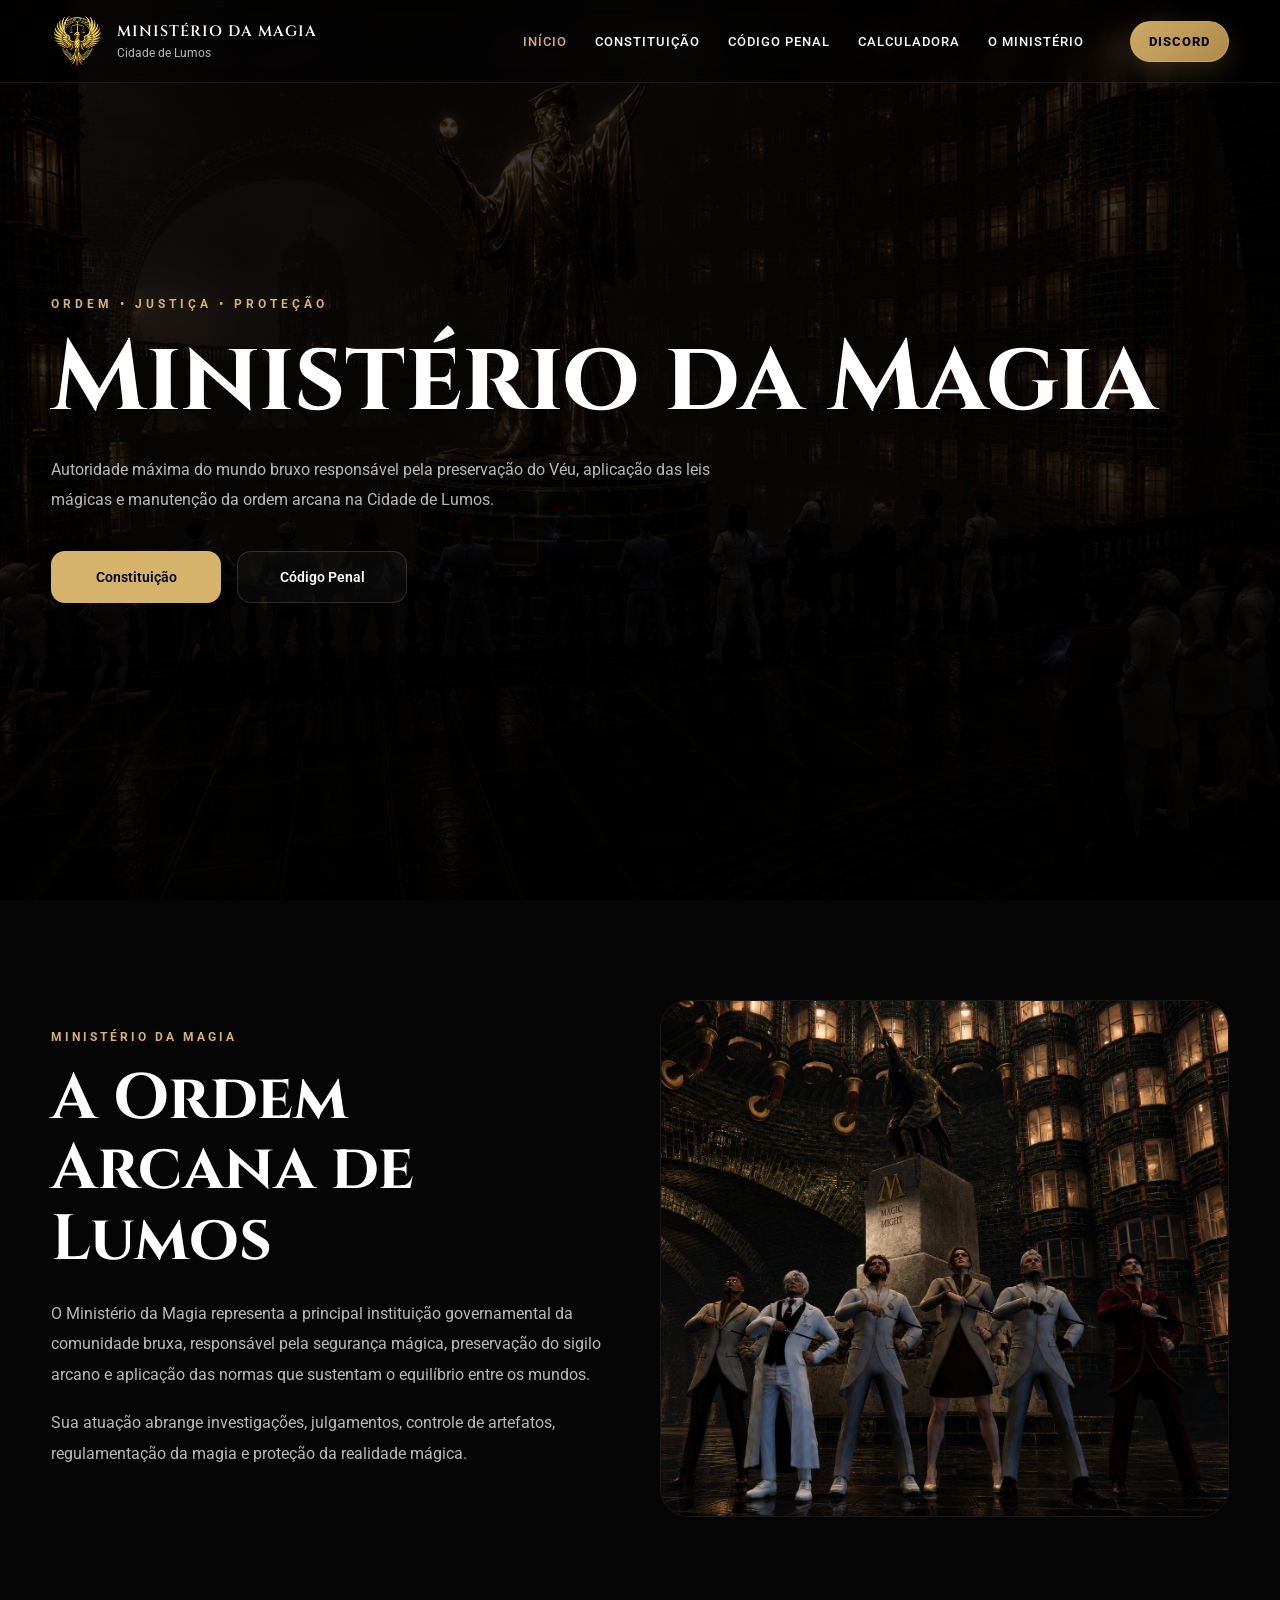
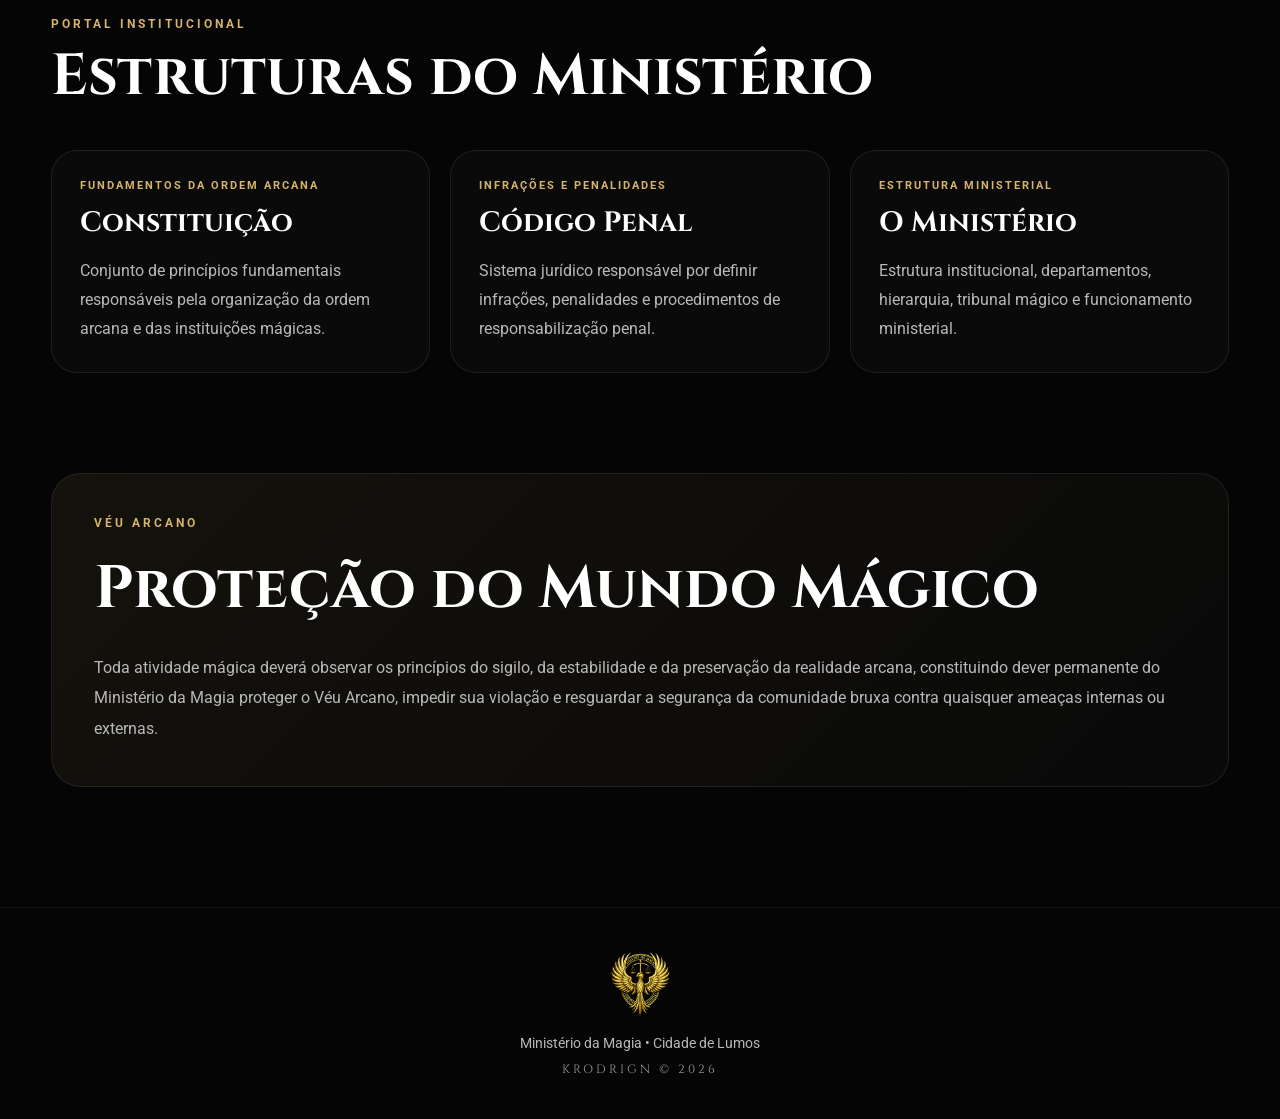
<file: index.html>
<!doctype html>
<html lang="pt-BR">
  <head>
    <meta charset="UTF-8" />
    <meta name="viewport" content="width=device-width, initial-scale=1.0" />

    <title>Ministério da Magia</title>

    
    <link rel="icon" sizes="32x32" href="./assets/logo/logo.png" />
    <link rel="apple-touch-icon" href="./assets/logo/logo.png" />

    
    <link rel="preconnect" href="https://fonts.googleapis.com" />
    <link rel="preconnect" href="https://fonts.gstatic.com" crossorigin />

    <link
      href="https://fonts.googleapis.com/css2?family=Cinzel:wght@400;500;600;700&family=Roboto:wght@300;400;500;700&display=swap"
      rel="stylesheet"
    />

    
    <link rel="stylesheet" href="./css/global.css" />
    <link rel="stylesheet" href="./css/layout.css" />
    <link rel="stylesheet" href="./css/components.css" />
    <link rel="stylesheet" href="./css/animations.css" />
    <link rel="stylesheet" href="./css/pages/home.css" />
    <link rel="stylesheet" href="./css/hamburger.css" />
  </head>

  <body>
    

    <header class="header">
      <div class="container navbar">
        <a href="./index.html" class="logo">
          <img src="./assets/logo/logo.png" alt="Logo Ministério da Magia" />

          <div class="logo-text">
            <h1>MINISTÉRIO DA MAGIA</h1>
            <span>Cidade de Lumos</span>
          </div>
        </a>

        <button class="hamburger" id="hamburger" aria-label="Abrir menu">
          <span></span>
          <span></span>
          <span></span>
        </button>

        <nav class="menu" id="menu">
          <a href="./index.html" class="active">INÍCIO</a>

          <a href="./constituicao.html"> CONSTITUIÇÃO </a>

          <a href="./codigo-penal.html"> CÓDIGO PENAL </a>

          <a href="./calculadora.html"> CALCULADORA </a>

          <a href="./o-ministerio.html"> O MINISTÉRIO </a>

          <a
            href="https://discord.gg/lumosrpgg"
            class="nav-cta"
            target="_blank"
            rel="noopener noreferrer"
          >
            DISCORD
          </a>
        </nav>
      </div>
    </header>

    <main>
      

      <section class="hero">
        <div class="hero-overlay"></div>

        <div class="container hero-content">
          <span class="hero-subtitle"> ORDEM • JUSTIÇA • PROTEÇÃO </span>

          <h2>Ministério da Magia</h2>

          <p>
            Autoridade máxima do mundo bruxo responsável pela preservação do
            Véu, aplicação das leis mágicas e manutenção da ordem arcana na
            Cidade de Lumos.
          </p>

          <div class="hero-buttons">
            <a href="./constituicao.html" class="btn btn-gold">
              Constituição
            </a>

            <a href="./codigo-penal.html" class="btn btn-outline">
              Código Penal
            </a>
          </div>
        </div>
      </section>

      

      <section class="home-intro">
        <div class="container intro-grid">
          <div class="intro-text">
            <span>MINISTÉRIO DA MAGIA</span>

            <h2>A Ordem Arcana de Lumos</h2>

            <p>
              O Ministério da Magia representa a principal instituição
              governamental da comunidade bruxa, responsável pela segurança
              mágica, preservação do sigilo arcano e aplicação das normas que
              sustentam o equilíbrio entre os mundos.
            </p>

            <p>
              Sua atuação abrange investigações, julgamentos, controle de
              artefatos, regulamentação da magia e proteção da realidade mágica.
            </p>
          </div>

          <div class="intro-image">
            <img
              src="./assets/img/ministerio-1.png"
              alt="Ministério da Magia"
            />
          </div>
        </div>
      </section>

      

      <section class="home-navigation">
        <div class="container">
          <div class="section-title">
            <span>PORTAL INSTITUCIONAL</span>

            <h2>Estruturas do Ministério</h2>
          </div>

          <div class="navigation-grid">
            <a href="./constituicao.html" class="nav-card">
              <span>FUNDAMENTOS DA ORDEM ARCANA</span>

              <h3>Constituição</h3>

              <p>
                Conjunto de princípios fundamentais responsáveis pela
                organização da ordem arcana e das instituições mágicas.
              </p>
            </a>

            <a href="./codigo-penal.html" class="nav-card">
              <span>INFRAÇÕES E PENALIDADES</span>

              <h3>Código Penal</h3>

              <p>
                Sistema jurídico responsável por definir infrações, penalidades
                e procedimentos de responsabilização penal.
              </p>
            </a>

            <a href="./o-ministerio.html" class="nav-card">
              <span>ESTRUTURA MINISTERIAL</span>

              <h3>O Ministério</h3>

              <p>
                Estrutura institucional, departamentos, hierarquia, tribunal
                mágico e funcionamento ministerial.
              </p>
            </a>
          </div>
        </div>
      </section>
      <section class="home-highlight">
        <div class="container">
          <div class="highlight-box">
            <span>VÉU ARCANO</span>

            <h2>Proteção do Mundo Mágico</h2>

            <p>
              Toda atividade mágica deverá observar os princípios do sigilo, da
              estabilidade e da preservação da realidade arcana, constituindo
              dever permanente do Ministério da Magia proteger o Véu Arcano,
              impedir sua violação e resguardar a segurança da comunidade bruxa
              contra quaisquer ameaças internas ou externas.
            </p>
          </div>
        </div>
      </section>
    </main>

    

    <footer class="footer">
      <div class="container footer-content">
        <img src="./assets/logo/logo.png" alt="Logo Ministério da Magia" />
        <p>Ministério da Magia • Cidade de Lumos</p>
      </div>

      <div class="brand-sign">KRODRIGN © 2026</div>
    </footer>

    <script src="./js/hamburger.js"></script>
    <script src="./js/accordion.js"></script>
    <script src="./js/search.js"></script>
    <script src="./js/animations.js"></script>
    <script src="./js/app.js"></script>
  </body>
</html>
</file>
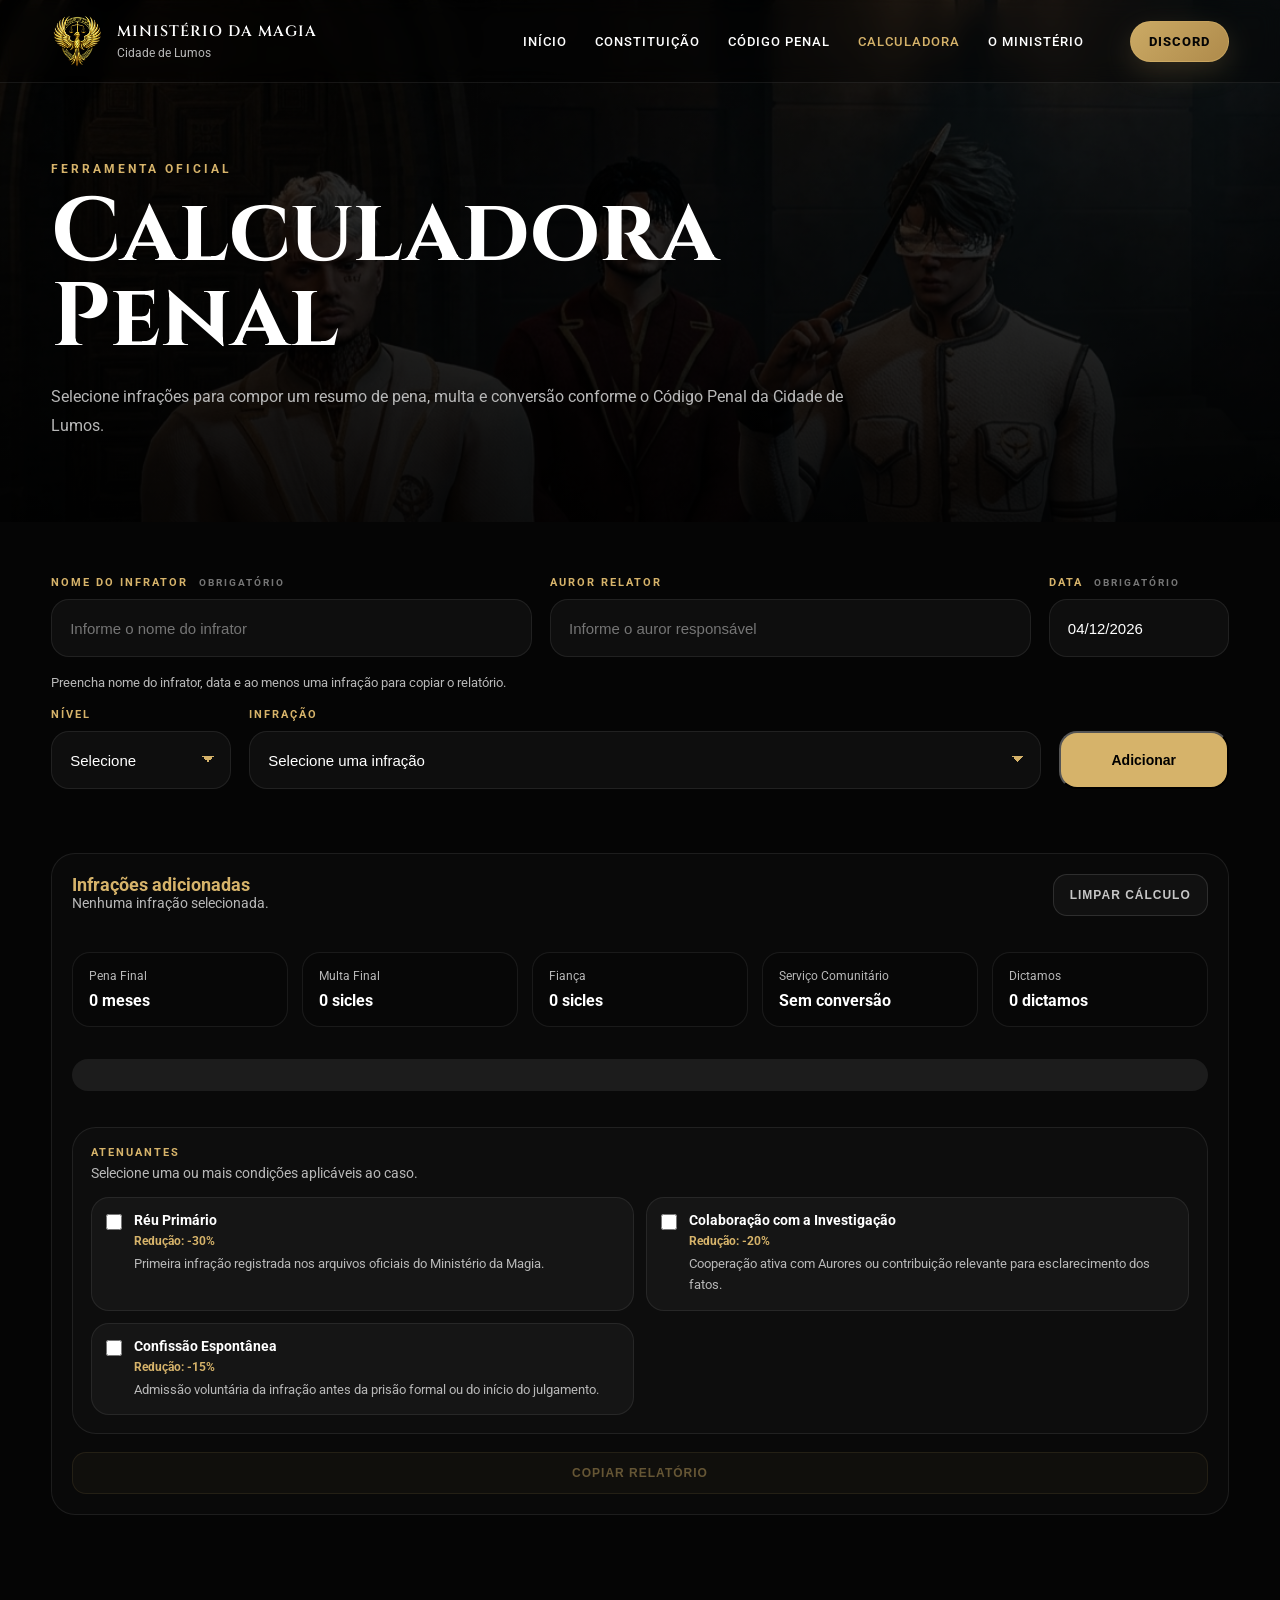
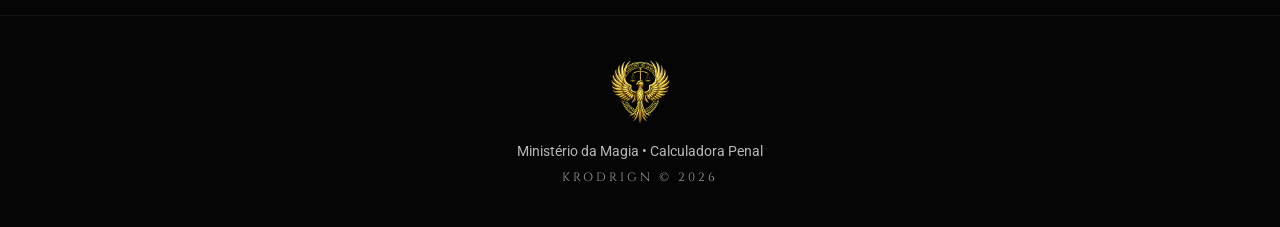
<file: calculadora.html>
<!doctype html>
<html lang="pt-BR">
  <head>
    <meta charset="UTF-8" />
    <meta name="viewport" content="width=device-width, initial-scale=1.0" />

    <title>Calculadora Penal • Ministério da Magia</title>

    <link rel="icon" sizes="32x32" href="./assets/logo/logo.png" />
    <link rel="apple-touch-icon" href="./assets/logo/logo.png" />

    <link rel="preconnect" href="https://fonts.googleapis.com" />
    <link rel="preconnect" href="https://fonts.gstatic.com" crossorigin />
    <link
      href="https://fonts.googleapis.com/css2?family=Cinzel:wght@400;500;600;700&family=Roboto:wght@300;400;500;700&display=swap"
      rel="stylesheet"
    />

    <link rel="stylesheet" href="./css/global.css" />
    <link rel="stylesheet" href="./css/layout.css" />
    <link rel="stylesheet" href="./css/components.css" />
    <link rel="stylesheet" href="./css/animations.css" />
    <link rel="stylesheet" href="./css/pages/penal.css" />
    <link rel="stylesheet" href="./css/pages/calculadora.css" />
    <link rel="stylesheet" href="./css/hamburger.css" />
  </head>

  <body>
    <header class="header">
      <div class="container navbar">
        <a href="./index.html" class="logo">
          <img src="./assets/logo/logo.png" alt="Logo Ministério da Magia" />

          <div class="logo-text">
            <h1>MINISTÉRIO DA MAGIA</h1>
            <span>Cidade de Lumos</span>
          </div>
        </a>

        <button class="hamburger" id="hamburger" aria-label="Abrir menu">
          <span></span>
          <span></span>
          <span></span>
        </button>

        <nav class="menu" id="menu">
          <a href="./index.html">INÍCIO</a>
          <a href="./constituicao.html">CONSTITUIÇÃO</a>
          <a href="./codigo-penal.html">CÓDIGO PENAL</a>
          <a href="./calculadora.html" class="active">CALCULADORA</a>
          <a href="./o-ministerio.html">O MINISTÉRIO</a>
          <a
            href="https://discord.gg/lumosrpgg"
            class="nav-cta"
            target="_blank"
            rel="noopener noreferrer"
          >
            DISCORD
          </a>
        </nav>
      </div>
    </header>

    <main class="calculator-page">
      <section class="cp-hero">
        <div class="cp-overlay"></div>

        <div class="container">
          <div class="cp-hero-content fade-up">
            <span>FERRAMENTA OFICIAL</span>
            <h2>Calculadora Penal</h2>
            <p>
              Selecione infrações para compor um resumo de pena, multa e
              conversão conforme o Código Penal da Cidade de Lumos.
            </p>
          </div>
        </div>
      </section>

      <section class="calculator-section">
        <div class="container">
          <div class="report-fields">
            <div class="form-group">
              <label for="criminalName"
                >Nome do infrator <span>Obrigatório</span></label
              >
              <input
                id="criminalName"
                type="text"
                placeholder="Informe o nome do infrator"
              />
            </div>

            <div class="form-group">
              <label for="aurorReporter">Auror relator</label>
              <input
                id="aurorReporter"
                type="text"
                placeholder="Informe o auror responsável"
              />
            </div>

            <div class="form-group">
              <label for="reportDate">Data <span>Obrigatório</span></label>
              <input id="reportDate" type="date" />
              <div class="custom-calendar" id="customCalendar"></div>
            </div>
          </div>

          <p class="report-required-info" id="reportRequiredInfo">
            Preencha nome do infrator, data e ao menos uma infração para copiar
            o relatório.
          </p>

          <div class="crime-picker">
            <div class="form-group level-field">
              <label for="crimeLevel">Nível</label>
              <select id="crimeLevel">
                <option value="" disabled selected>Selecione</option>
                <option value="leve">Leves</option>
                <option value="moderada">Moderadas</option>
                <option value="grave">Graves</option>
                <option value="imperdoavel">Imperdoáveis</option>
              </select>
            </div>

            <div class="form-group crime-field">
              <label for="crimeSelect">Infração</label>
              <select id="crimeSelect">
                <option value="" disabled selected>
                  Selecione uma infração
                </option>
              </select>
            </div>

            <button id="addCrimeButton" class="btn btn-gold" type="button">
              Adicionar
            </button>
          </div>

          <p class="calculator-feedback" id="calculatorFeedback"></p>

          <div class="crime-summary" id="crimeSummary">
            <div class="summary-header">
              <div>
                <h3>Infrações adicionadas</h3>
                <p id="crimeSummaryInfo">Nenhuma infração selecionada.</p>
              </div>
              <button
                id="clearCalculationButton"
                class="summary-copy-button summary-clear-button"
                type="button"
              >
                Limpar Cálculo
              </button>
            </div>

            <div class="summary-list" id="crimeSummaryList"></div>
            <div
              class="summary-list mitigating-list"
              id="mitigatingSummaryList"
            ></div>

            <p class="extraordinary-warning" id="extraordinaryWarning">
              Atenuantes e conversão em serviço comunitário não se aplicam a
              medidas extraordinárias.
            </p>

            <div class="summary-result" id="crimeResult">
              <div>
                <span>Pena Final</span>
                <strong id="totalPenalty">0 meses</strong>
              </div>

              <div>
                <span>Multa Final</span>
                <strong id="totalFine">0 sicles</strong>
              </div>

              <div>
                <span>Fiança</span>
                <strong id="totalBail">0 sicles</strong>
              </div>

              <div>
                <span>Serviço Comunitário</span>
                <strong id="totalService">Sem conversão</strong>
              </div>

              <div>
                <span>Dictamos</span>
                <strong id="totalDictamos">0 dictamos</strong>
              </div>
            </div>

            <p class="calculator-alerts" id="calculationWarnings"></p>

            <div class="reduction-details" id="reductionDetails">
              <div>
                <span>Pena Base</span>
                <strong id="basePenalty">0 meses</strong>
              </div>

              <div>
                <span>Multa Base</span>
                <strong id="baseFine">0 sicles</strong>
              </div>

              <div>
                <span>Redução aplicada</span>
                <strong id="reductionApplied">0%</strong>
              </div>

              <div>
                <span>Limite de redução</span>
                <strong id="reductionLimit">Até 50%</strong>
              </div>
            </div>

            <div class="mitigating-options">
              <div class="mitigating-options-header">
                <span>Atenuantes</span>
                <p>Selecione uma ou mais condições aplicáveis ao caso.</p>
              </div>

              <div
                class="mitigating-options-list"
                id="mitigatingOptionsList"
              ></div>
            </div>
            <button
              id="copyReportButton"
              class="summary-copy-button"
              type="button"
            >
              Copiar Relatório
            </button>
          </div>
        </div>
      </section>
    </main>

    <footer class="footer">
      <div class="container footer-content">
        <img src="./assets/logo/logo.png" alt="Logo Ministério da Magia" />
        <p>Ministério da Magia • Calculadora Penal</p>
      </div>

      <div class="brand-sign">KRODRIGN © 2026</div>
    </footer>

    <script src="./js/hamburger.js"></script>
    <script src="./js/animations.js"></script>
    <script src="./js/accordion.js"></script>
    <script src="./js/app.js"></script>
    <script src="./js/data/penal-crimes.js"></script>
    <script src="./js/pages/calculadora.js"></script>
  </body>
</html>
</file>
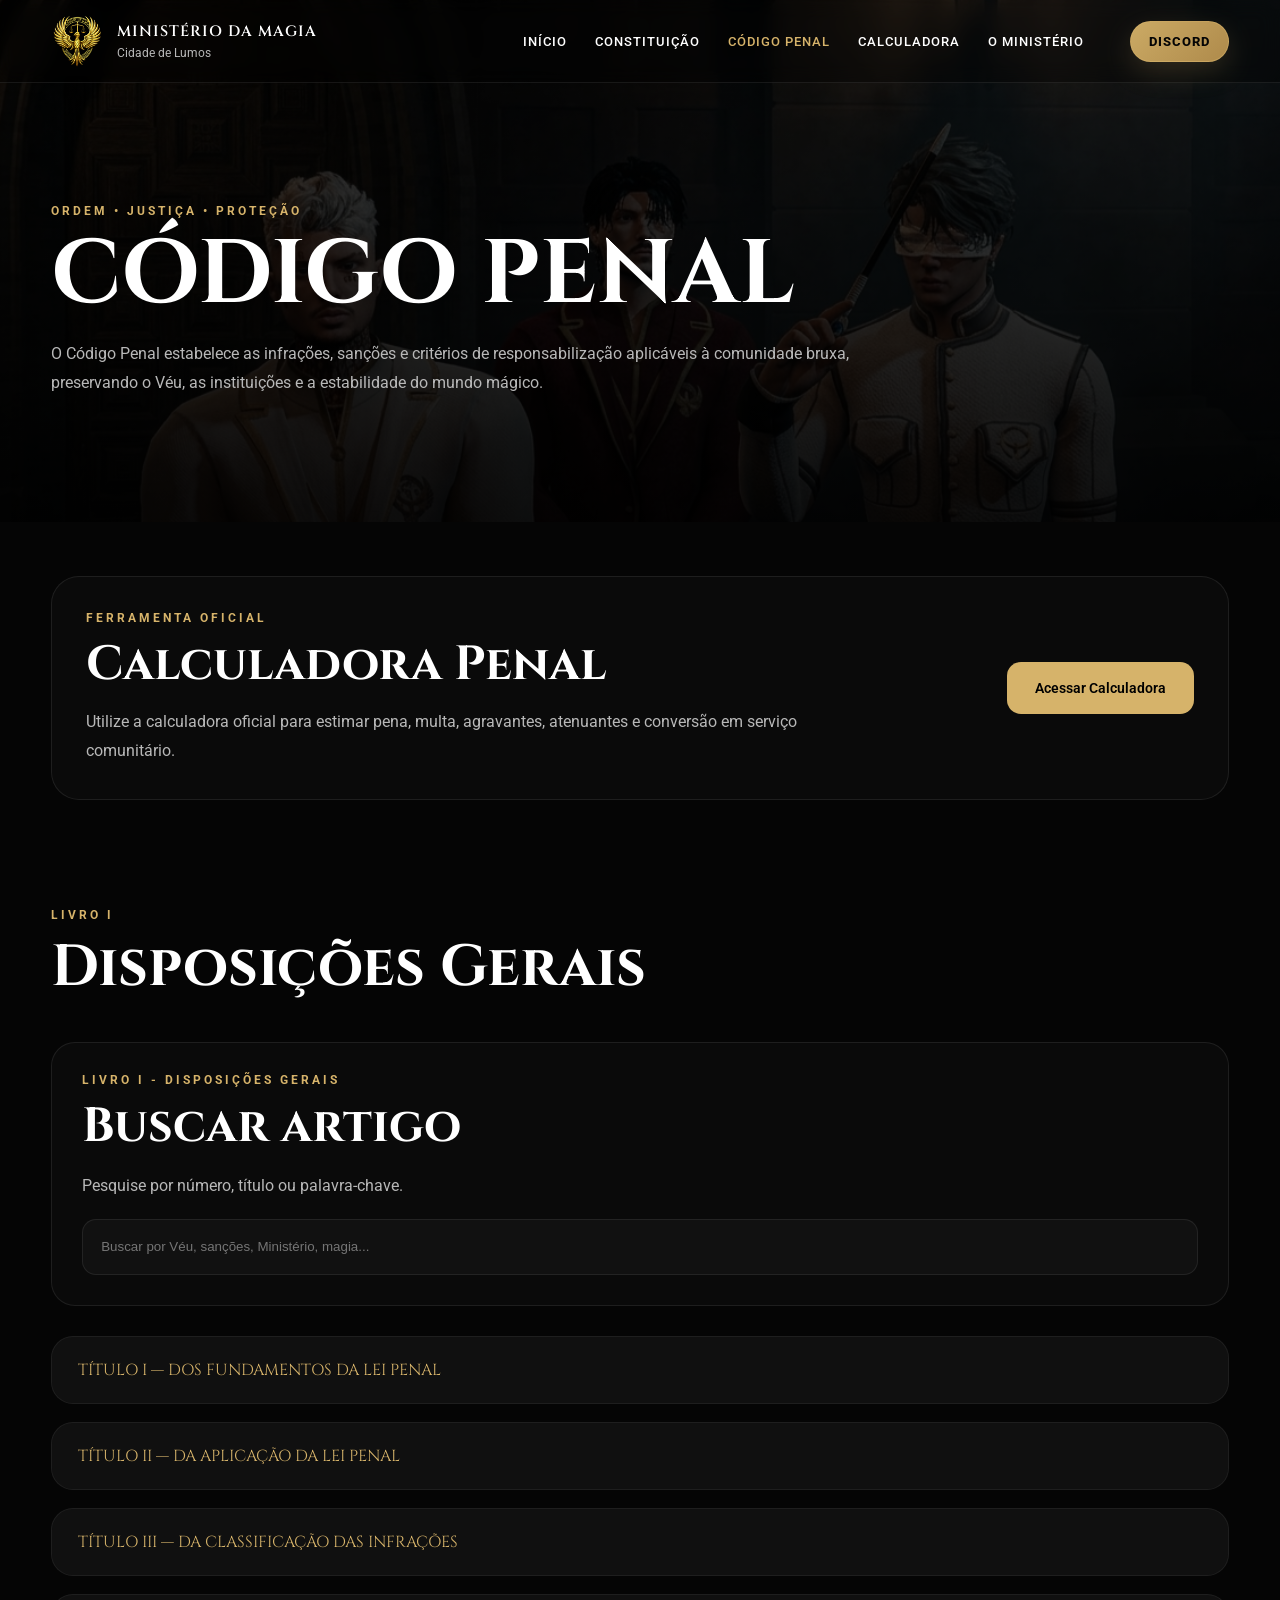
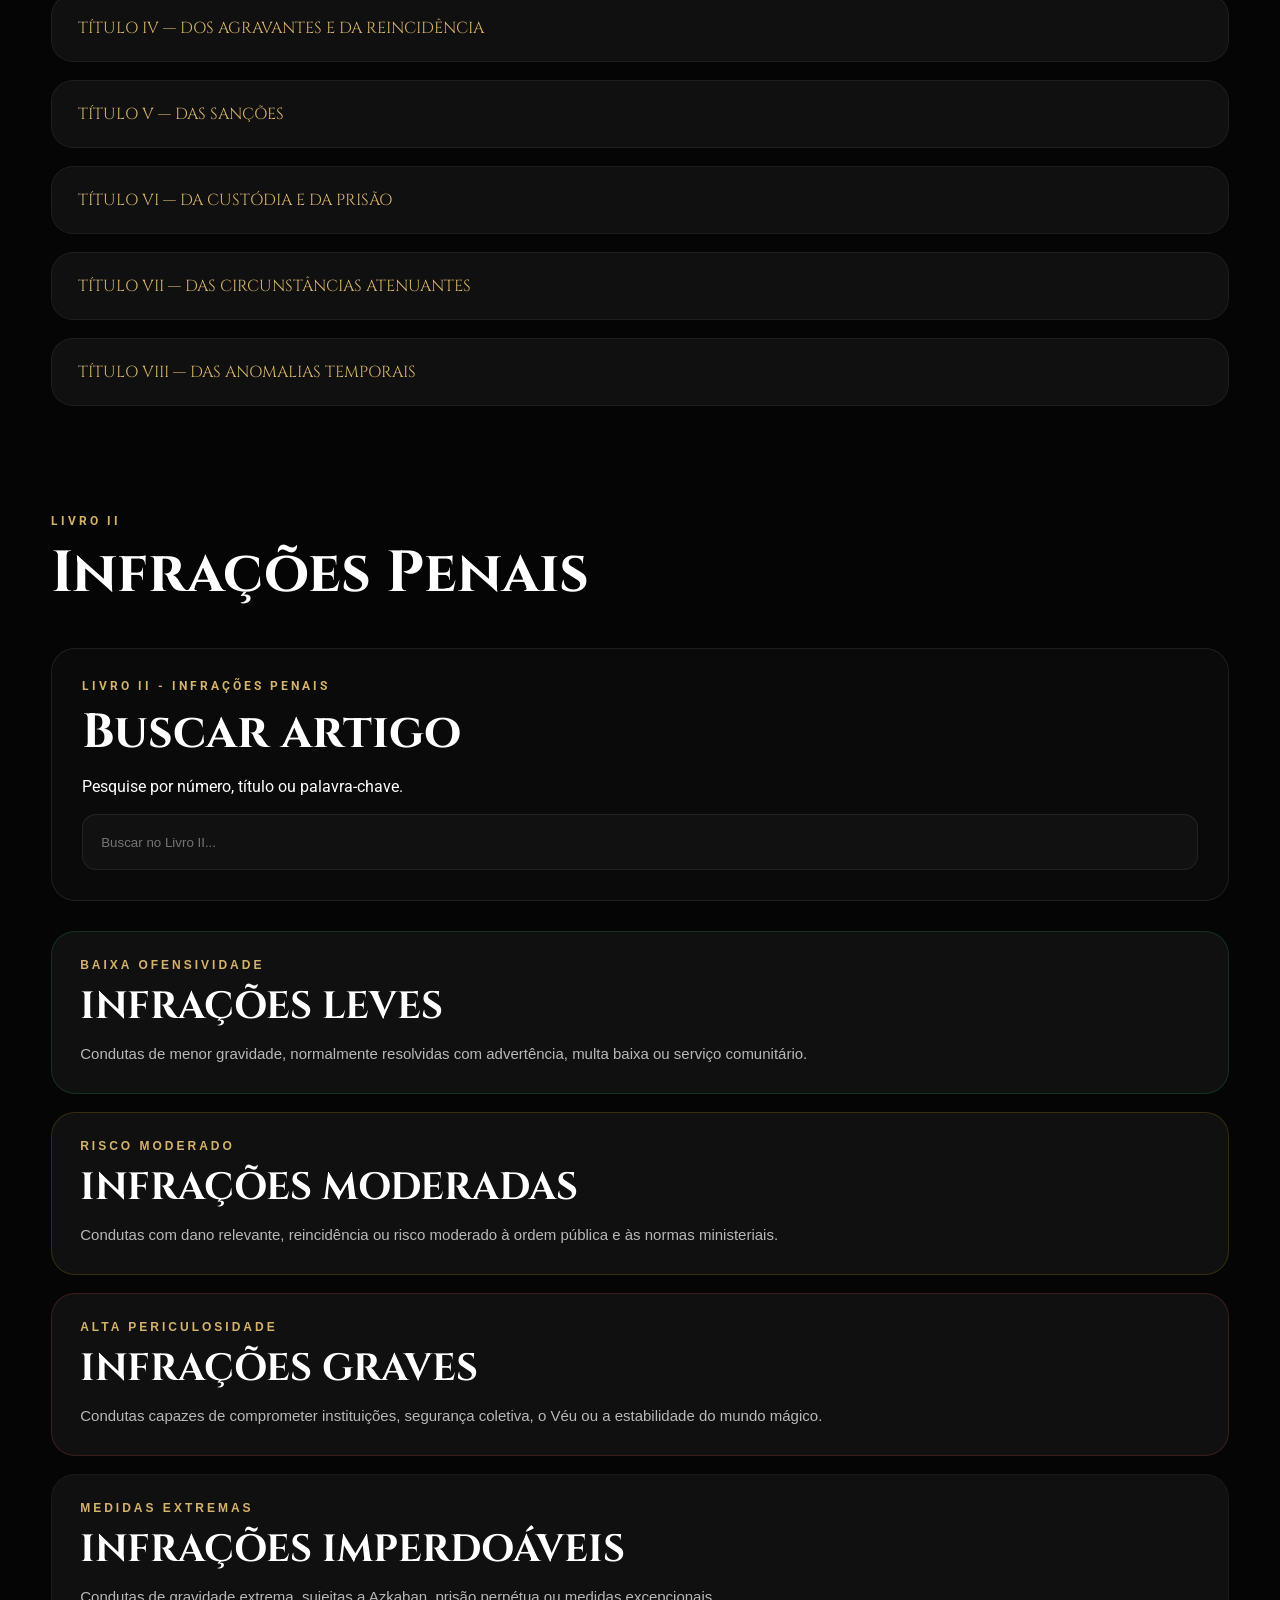
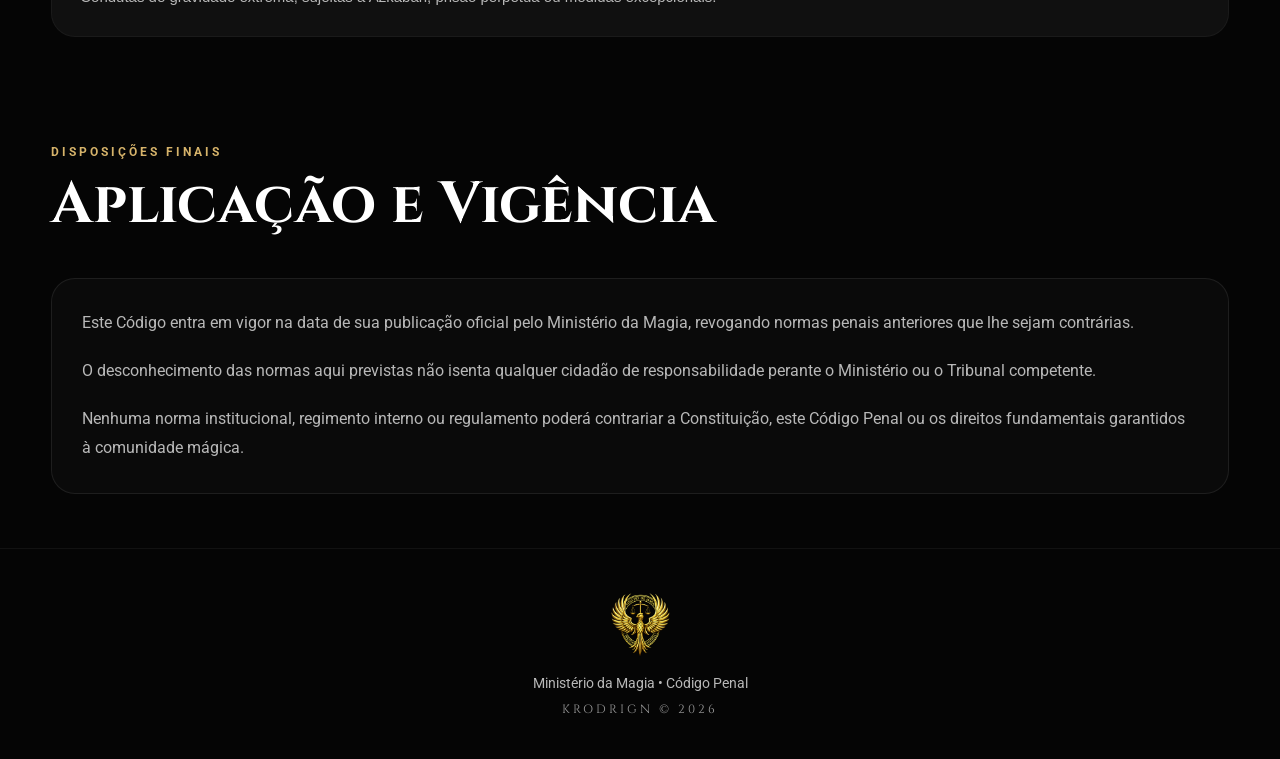
<file: codigo-penal.html>
<!doctype html>
<html lang="pt-BR">
  <head>
    <meta charset="UTF-8" />
    <meta name="viewport" content="width=device-width, initial-scale=1.0" />

    <title>Código Penal • Ministério da Magia</title>

    <link rel="icon" sizes="32x32" href="./assets/logo/logo.png" />
    <link rel="apple-touch-icon" href="./assets/logo/logo.png" />

    <link rel="preconnect" href="https://fonts.googleapis.com" />
    <link rel="preconnect" href="https://fonts.gstatic.com" crossorigin />

    <link
      href="https://fonts.googleapis.com/css2?family=Cinzel:wght@400;500;600;700&family=Roboto:wght@300;400;500;700&display=swap"
      rel="stylesheet"
    />

    <link rel="stylesheet" href="./css/global.css" />
    <link rel="stylesheet" href="./css/layout.css" />
    <link rel="stylesheet" href="./css/components.css" />
    <link rel="stylesheet" href="./css/animations.css" />
    <link rel="stylesheet" href="./css/pages/penal.css" />
    <link rel="stylesheet" href="./css/hamburger.css" />
  </head>

  <body>
    <header class="header">
      <div class="container navbar">
        <a href="./index.html" class="logo">
          <img src="./assets/logo/logo.png" alt="Logo Ministério da Magia" />

          <div class="logo-text">
            <h1>MINISTÉRIO DA MAGIA</h1>
            <span>Cidade de Lumos</span>
          </div>
        </a>

        <button class="hamburger" id="hamburger" aria-label="Abrir menu">
          <span></span>
          <span></span>
          <span></span>
        </button>

        <nav class="menu" id="menu">
          <a href="./index.html">INÍCIO</a>
          <a href="./constituicao.html">CONSTITUIÇÃO</a>
          <a href="./codigo-penal.html" class="active">CÓDIGO PENAL</a>
           <a href="./calculadora.html"> CALCULADORA </a>
          <a href="./o-ministerio.html">O MINISTÉRIO</a>
          <a
            href="https://discord.gg/lumosrpgg"
            class="nav-cta"
            target="_blank"
            rel="noopener noreferrer"
          >
            DISCORD
          </a>
        </nav>
      </div>
    </header>

    <main class="penal-page">
      <section class="cp-hero">
        <div class="cp-overlay"></div>

        <div class="container">
          <div class="cp-hero-content fade-up">
            <span>ORDEM • JUSTIÇA • PROTEÇÃO</span>

            <h2>
              CÓDIGO PENAL
            </h2>

            <p>
              O Código Penal estabelece as infrações, sanções e critérios de
              responsabilização aplicáveis à comunidade bruxa, preservando o
              Véu, as instituições e a estabilidade do mundo mágico.
            </p>
          </div>
        </div>
      </section>
      <section class="cp-calculator-access">
        <div class="container">
          <div class="calculator-box fade-up">
            <div>
              <span>FERRAMENTA OFICIAL</span>

              <h2>Calculadora Penal</h2>

              <p>
                Utilize a calculadora oficial para estimar pena, multa,
                agravantes, atenuantes e conversão em serviço comunitário.
              </p>
            </div>

            <a href="./calculadora.html" class="btn btn-gold">
              Acessar Calculadora
            </a>
          </div>
        </div>
      </section>
      <section class="cp-intro">
        <div class="container">
          <div class="section-title fade-up">
            <span>LIVRO I</span>

            <h2>Disposições Gerais</h2>
          </div>

          <div class="legal-search-box search-box fade-up">
            <span>LIVRO I - DISPOSIÇÕES GERAIS</span>
            <h2>Buscar artigo</h2>
            <p>Pesquise por número, título ou palavra-chave.</p>

            <input
              id="penalBook1Search"
              class="input"
              type="search"
              placeholder="Buscar por Véu, sanções, Ministério, magia..."
            />
            <div id="penalBook1Results" class="search-results"></div>
          </div>

          <div class="penal-list"></div>
        </div>
      </section>
      <section class="cp-crimes">
        <div class="container">
          <div class="section-title fade-up">
            <span>LIVRO II</span>
            <h2>Infrações Penais</h2>
          </div>

          <div class="legal-search-box search-box fade-up">
            <span>LIVRO II - INFRAÇÕES PENAIS</span>
            <h2>Buscar artigo</h2>
            <p>Pesquise por número, título ou palavra-chave.</p>
            <input
              id="penalBook2Search"
              class="input"
              type="search"
              placeholder="Buscar no Livro II..."
            />
            <div id="penalBook2Results" class="search-results"></div>
          </div>

          <div class="crime-accordion-list"></div>
        </div>
      </section>

      <section class="cp-final">
        <div class="container">
          <div class="section-title fade-up">
            <span>DISPOSIÇÕES FINAIS</span>
            <h2>Aplicação e Vigência</h2>
          </div>

          <div class="info-box fade-up">
            <p>
              Este Código entra em vigor na data de sua publicação oficial pelo
              Ministério da Magia, revogando normas penais anteriores que lhe
              sejam contrárias.
            </p>

            <br />

            <p>
              O desconhecimento das normas aqui previstas não isenta qualquer
              cidadão de responsabilidade perante o Ministério ou o Tribunal
              competente.
            </p>

            <br />

            <p>
              Nenhuma norma institucional, regimento interno ou regulamento
              poderá contrariar a Constituição, este Código Penal ou os direitos
              fundamentais garantidos à comunidade mágica.
            </p>
          </div>
        </div>
      </section>
    </main>

    <footer class="footer">
      <div class="container footer-content">
        <img src="./assets/logo/logo.png" alt="Logo Ministério da Magia" />
        <p>Ministério da Magia • Código Penal</p>
      </div>
      <div class="brand-sign">KRODRIGN © 2026</div>
    </footer>

    <script src="./js/hamburger.js"></script>
    <script src="./js/accordion.js"></script>
    <script src="./js/search.js"></script>
    <script src="./js/animations.js"></script>
    <script src="./js/app.js"></script>
    <script src="./js/legal-renderer.js"></script>
    <script src="./js/data/penal-general.js"></script>
    <script src="./js/data/penal-crimes.js"></script>
    <script src="./js/pages/penal.js"></script>
  </body>
</html>
</file>
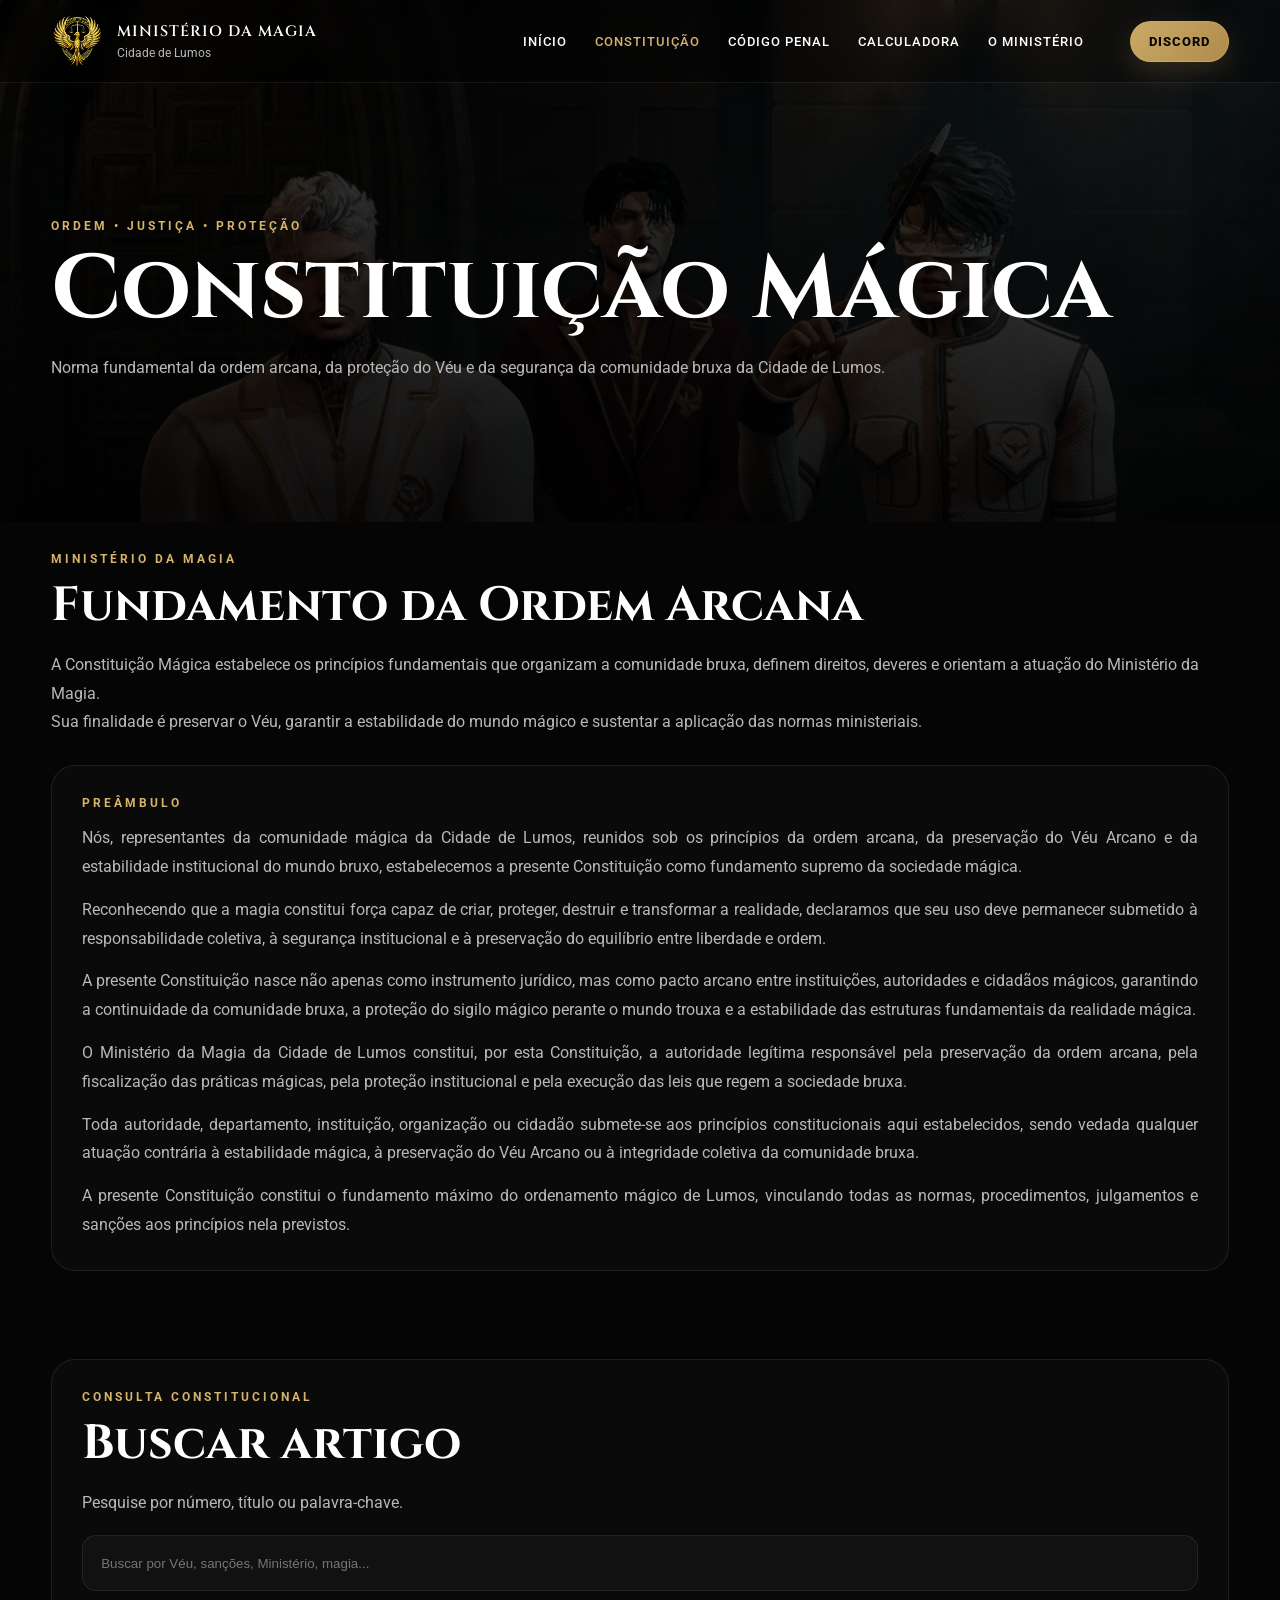
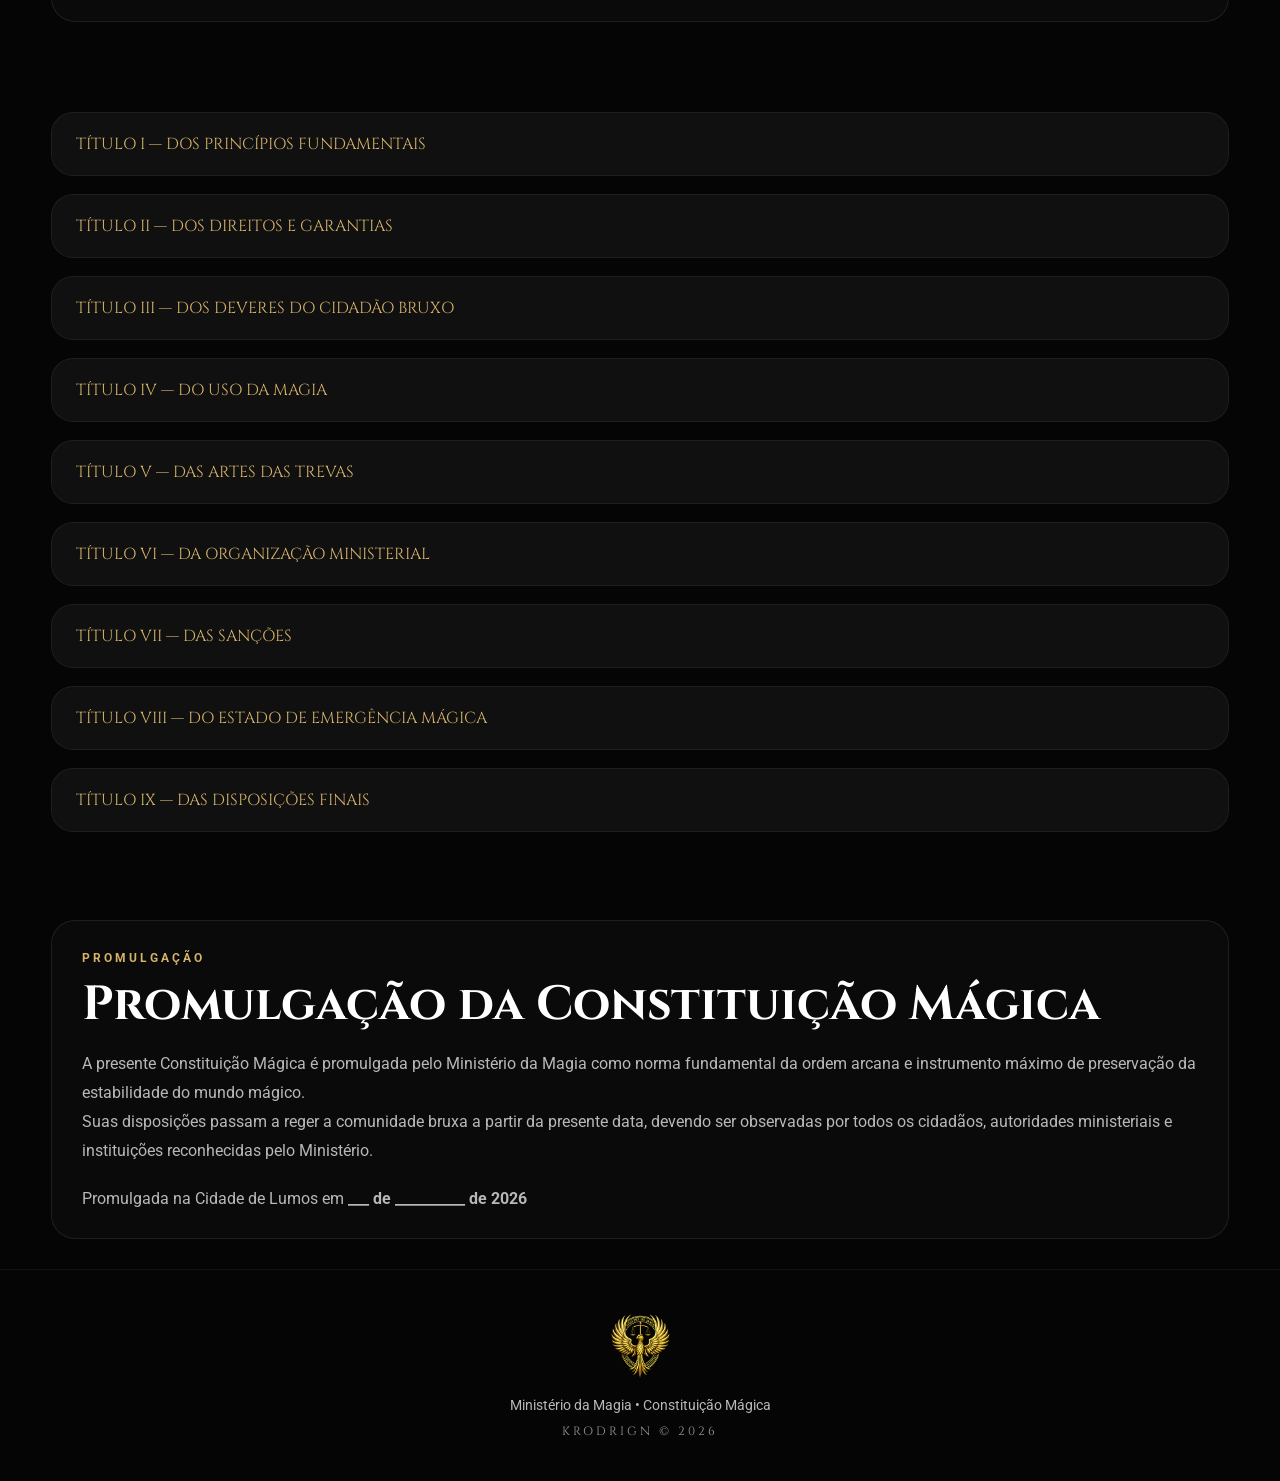
<file: constituicao.html>
<!doctype html>
<html lang="pt-BR">
  <head>
    <meta charset="UTF-8" />
    <meta name="viewport" content="width=device-width, initial-scale=1.0" />

    <title>Constituição Mágica • Ministério da Magia</title>

    <link rel="icon" sizes="32x32" href="./assets/logo/logo.png" />
    <link rel="apple-touch-icon" href="./assets/logo/logo.png" />

    <link rel="preconnect" href="https://fonts.googleapis.com" />
    <link rel="preconnect" href="https://fonts.gstatic.com" crossorigin />
    <link
      href="https://fonts.googleapis.com/css2?family=Cinzel:wght@400;500;600;700&family=Roboto:wght@300;400;500;700&display=swap"
      rel="stylesheet"
    />

    <link rel="stylesheet" href="./css/global.css" />
    <link rel="stylesheet" href="./css/layout.css" />
    <link rel="stylesheet" href="./css/components.css" />
    <link rel="stylesheet" href="./css/animations.css" />
    <link rel="stylesheet" href="./css/pages/constituicao.css" />
    <link rel="stylesheet" href="./css/hamburger.css" />
  </head>

  <body>
    <header class="header">
      <div class="container navbar">
        <a href="./index.html" class="logo">
          <img src="./assets/logo/logo.png" alt="Logo Ministério da Magia" />
          <div class="logo-text">
            <h1>MINISTÉRIO DA MAGIA</h1>
            <span>Cidade de Lumos</span>
          </div>
        </a>

        <button class="hamburger" id="hamburger" aria-label="Abrir menu">
          <span></span>
          <span></span>
          <span></span>
        </button>

        <nav class="menu" id="menu">
          <a href="./index.html">INÍCIO</a>
          <a href="./constituicao.html" class="active">CONSTITUIÇÃO</a>
          <a href="./codigo-penal.html">CÓDIGO PENAL</a>
          <a href="./calculadora.html"> CALCULADORA </a>
          <a href="./o-ministerio.html">O MINISTÉRIO</a>
          <a
            href="https://discord.gg/lumosrpgg"
            class="nav-cta"
            target="_blank"
            rel="noopener noreferrer"
          >
            DISCORD
          </a>
        </nav>
      </div>
    </header>

    <main>
      <section class="const-hero">
        <div class="const-overlay"></div>

        <div class="container const-hero-content">
          <span>ORDEM • JUSTIÇA • PROTEÇÃO</span>
          <h2>Constituição Mágica</h2>
          <p>
            Norma fundamental da ordem arcana, da proteção do Véu e da segurança
            da comunidade bruxa da Cidade de Lumos.
          </p>
        </div>
      </section>

      <section class="const-intro">
        <div class="container">
          <div class="const-heading">
            <span>MINISTÉRIO DA MAGIA</span>
            <h2>Fundamento da Ordem Arcana</h2>
            <p>
              A Constituição Mágica estabelece os princípios fundamentais que
              organizam a comunidade bruxa, definem direitos, deveres e orientam
              a atuação do Ministério da Magia.
            </p>
            <p>
              Sua finalidade é preservar o Véu, garantir a estabilidade do mundo
              mágico e sustentar a aplicação das normas ministeriais.
            </p>
          </div>

          <div class="preamble-box">
            <span>PREÂMBULO</span>
            <p>
              Nós, representantes da comunidade mágica da Cidade de Lumos,
              reunidos sob os princípios da ordem arcana, da preservação do Véu
              Arcano e da estabilidade institucional do mundo bruxo,
              estabelecemos a presente Constituição como fundamento supremo da
              sociedade mágica.
            </p>
            <p>
              Reconhecendo que a magia constitui força capaz de criar, proteger,
              destruir e transformar a realidade, declaramos que seu uso deve
              permanecer submetido à responsabilidade coletiva, à segurança
              institucional e à preservação do equilíbrio entre liberdade e
              ordem.
            </p>
            <p>
              A presente Constituição nasce não apenas como instrumento
              jurídico, mas como pacto arcano entre instituições, autoridades e
              cidadãos mágicos, garantindo a continuidade da comunidade bruxa, a
              proteção do sigilo mágico perante o mundo trouxa e a estabilidade
              das estruturas fundamentais da realidade mágica.
            </p>
            <p>
              O Ministério da Magia da Cidade de Lumos constitui, por esta
              Constituição, a autoridade legítima responsável pela preservação
              da ordem arcana, pela fiscalização das práticas mágicas, pela
              proteção institucional e pela execução das leis que regem a
              sociedade bruxa.
            </p>
            <p>
              Toda autoridade, departamento, instituição, organização ou cidadão
              submete-se aos princípios constitucionais aqui estabelecidos,
              sendo vedada qualquer atuação contrária à estabilidade mágica, à
              preservação do Véu Arcano ou à integridade coletiva da comunidade
              bruxa.
            </p>
            <p>
              A presente Constituição constitui o fundamento máximo do
              ordenamento mágico de Lumos, vinculando todas as normas,
              procedimentos, julgamentos e sanções aos princípios nela
              previstos.
            </p>
          </div>
        </div>
      </section>

      <section class="const-search-section">
        <div class="container">
          <div class="legal-search-box search-box">
            <span>CONSULTA CONSTITUCIONAL</span>
            <h2>Buscar artigo</h2>
            <p>Pesquise por número, título ou palavra-chave.</p>

            <input
              type="text"
              id="constSearch"
              class="input"
              placeholder="Buscar por Véu, sanções, Ministério, magia..."
            />
            <div id="constResults" class="search-results"></div>
          </div>
        </div>
      </section>

      <section class="const-content-section">
        <div class="container const-list"></div>
      </section>

      <section class="const-promulgation">
        <div class="container">
          <div class="promulgation-box">
            <span>PROMULGAÇÃO</span>
            <h2>Promulgação da Constituição Mágica</h2>

            <p>
              A presente Constituição Mágica é promulgada pelo Ministério da
              Magia como norma fundamental da ordem arcana e instrumento máximo
              de preservação da estabilidade do mundo mágico.
            </p>

            <p>
              Suas disposições passam a reger a comunidade bruxa a partir da
              presente data, devendo ser observadas por todos os cidadãos,
              autoridades ministeriais e instituições reconhecidas pelo
              Ministério.
            </p>

            <div class="promulgation-date">
              Promulgada na Cidade de Lumos em
              <strong>___ de __________ de 2026</strong>
            </div>
          </div>
        </div>
      </section>
    </main>

    <footer class="footer">
      <div class="container footer-content">
        <img src="./assets/logo/logo.png" alt="Logo Ministério da Magia" />
        <p>Ministério da Magia • Constituição Mágica</p>
      </div>
      <div class="brand-sign">KRODRIGN © 2026</div>
    </footer>

    <script src="./js/hamburger.js"></script>
    <script src="./js/accordion.js"></script>
    <script src="./js/search.js"></script>
    <script src="./js/animations.js"></script>
    <script src="./js/app.js"></script>
    <script src="./js/legal-renderer.js"></script>
    <script src="./js/data/constitution-articles.js"></script>
    <script src="./js/pages/constituicao.js"></script>
  </body>
</html>
</file>
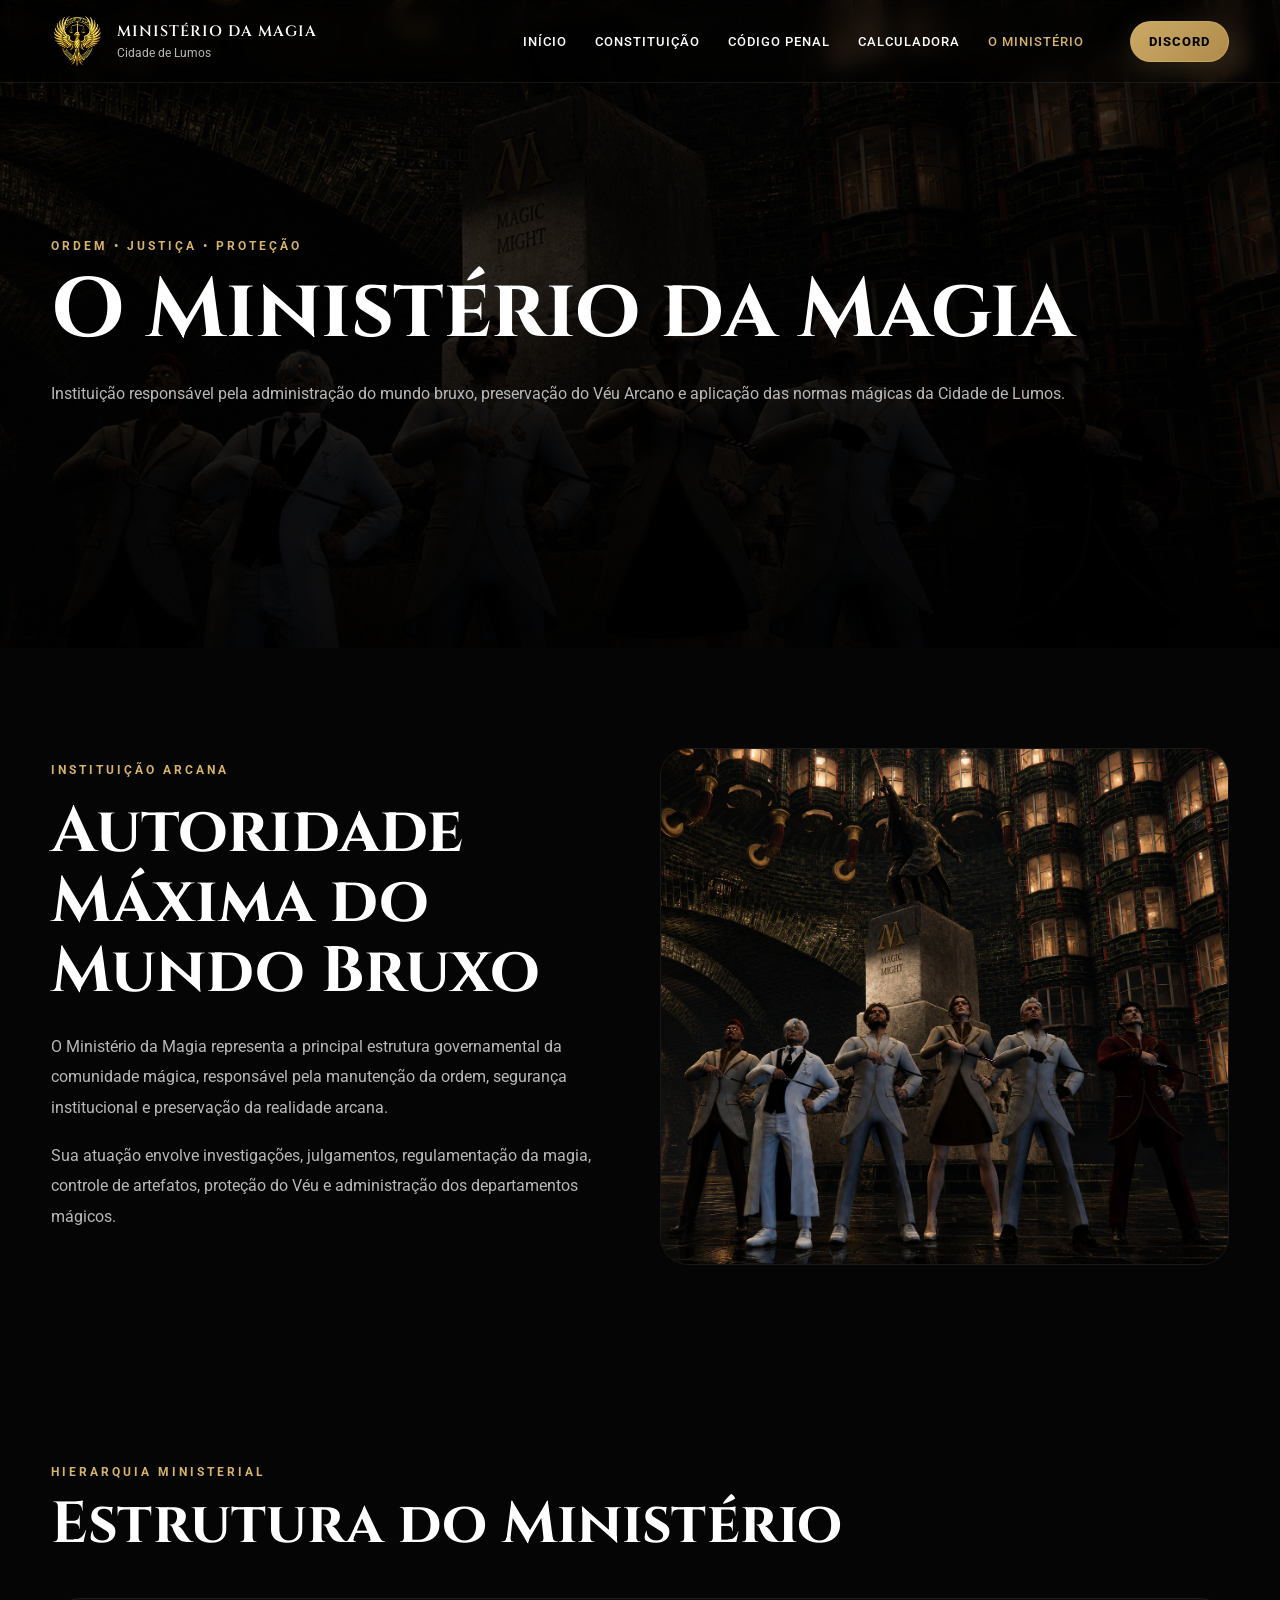
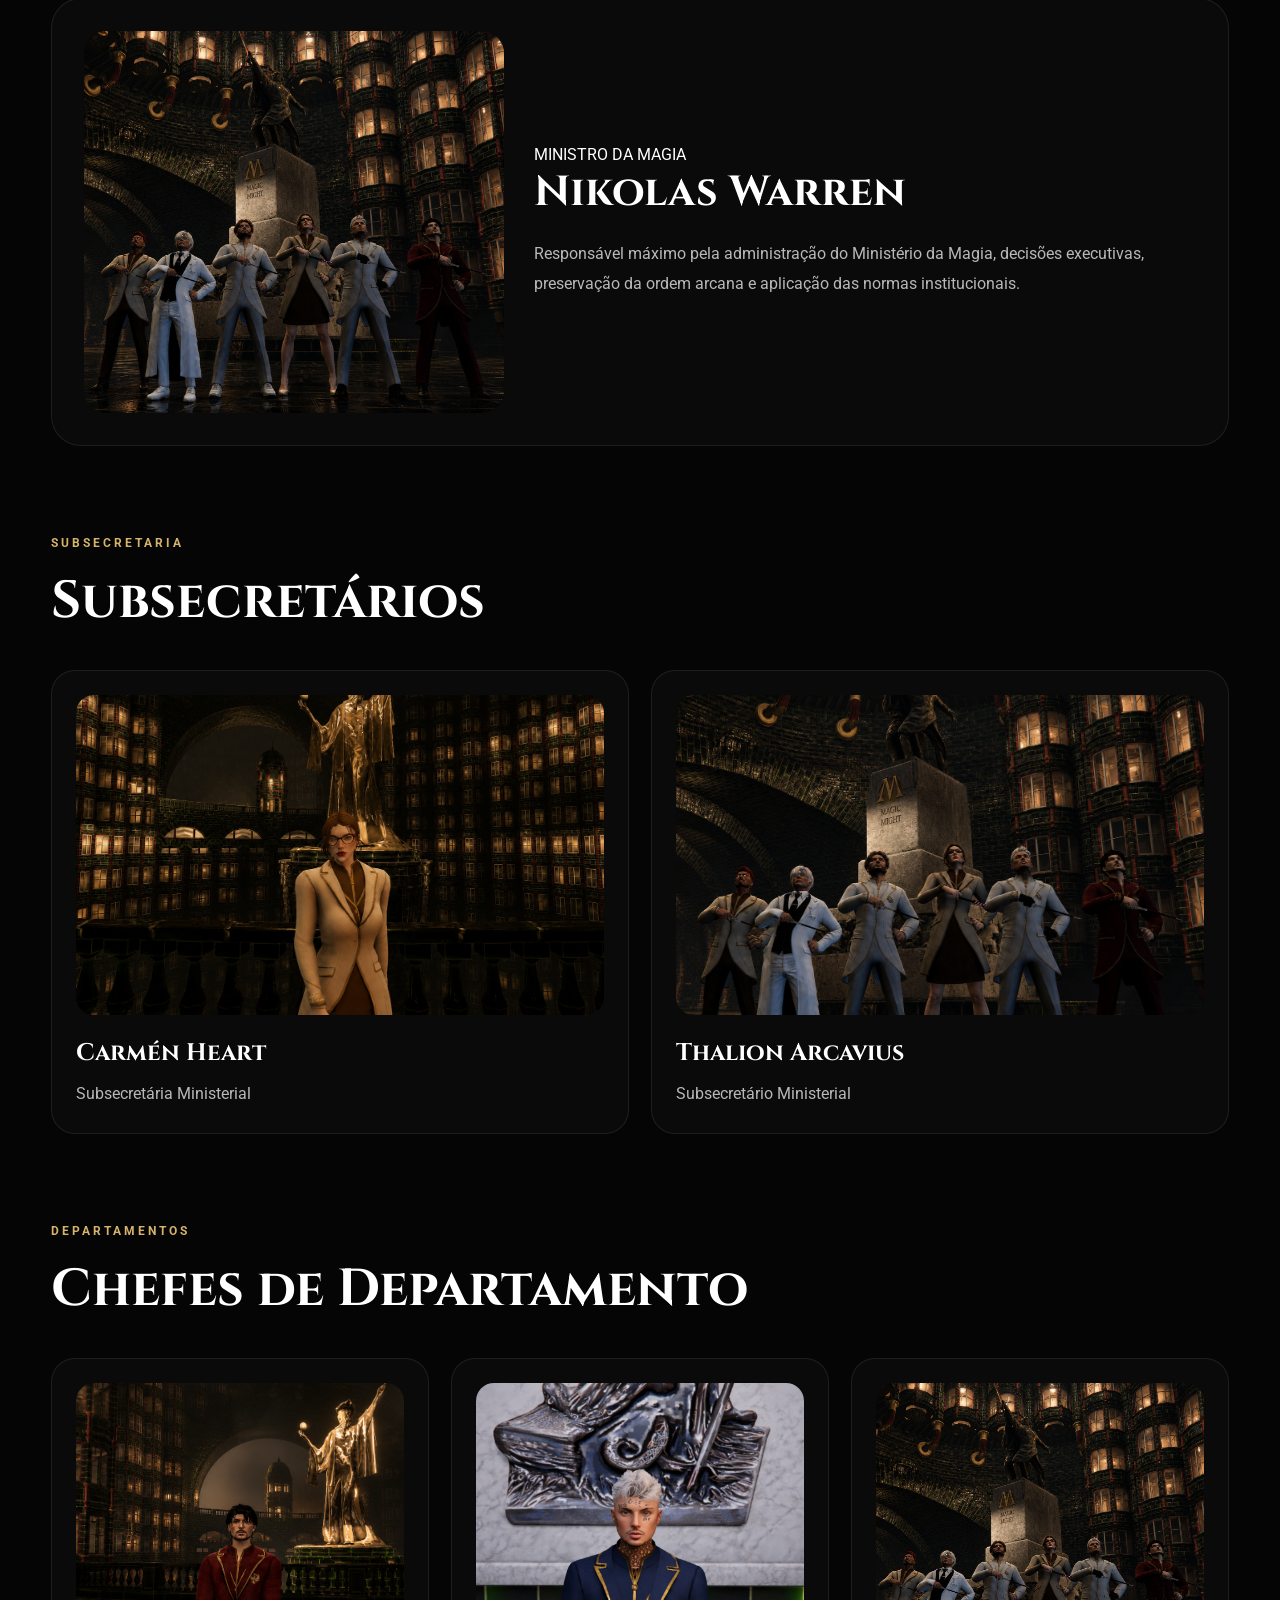
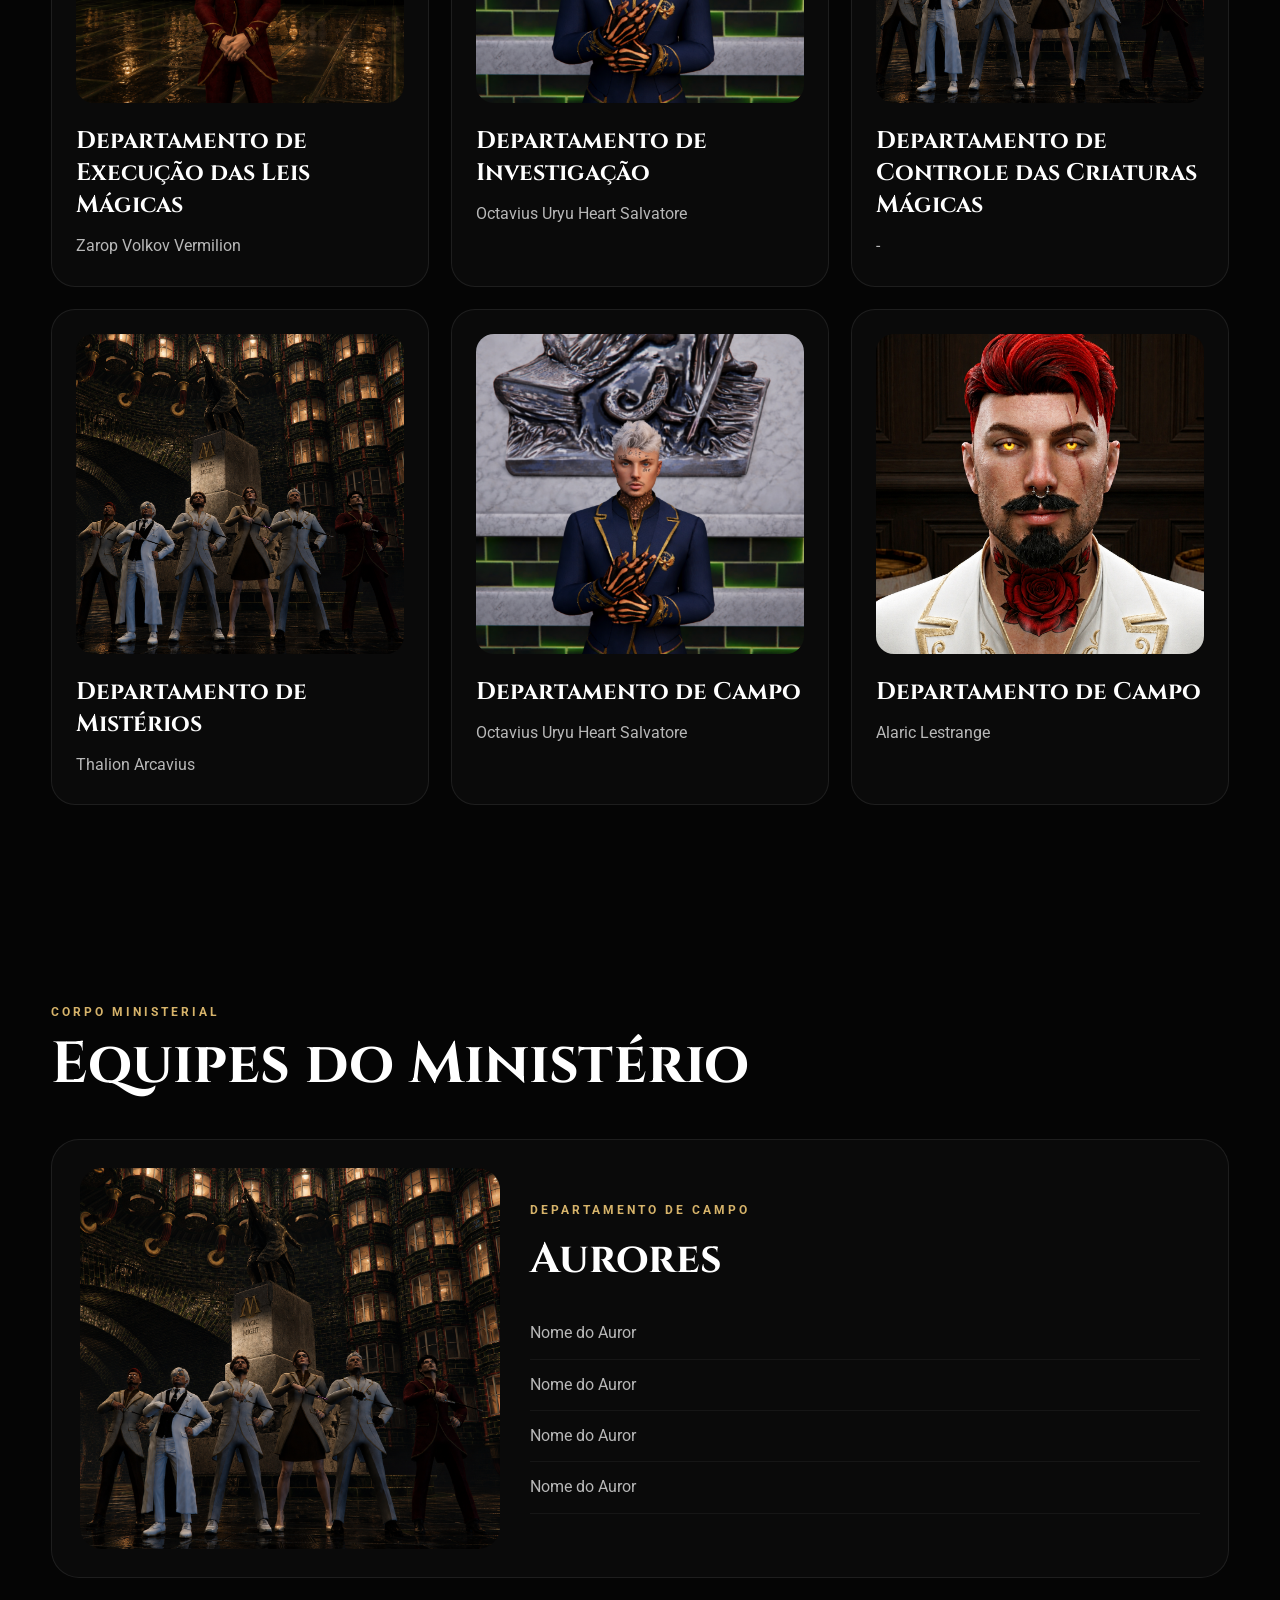
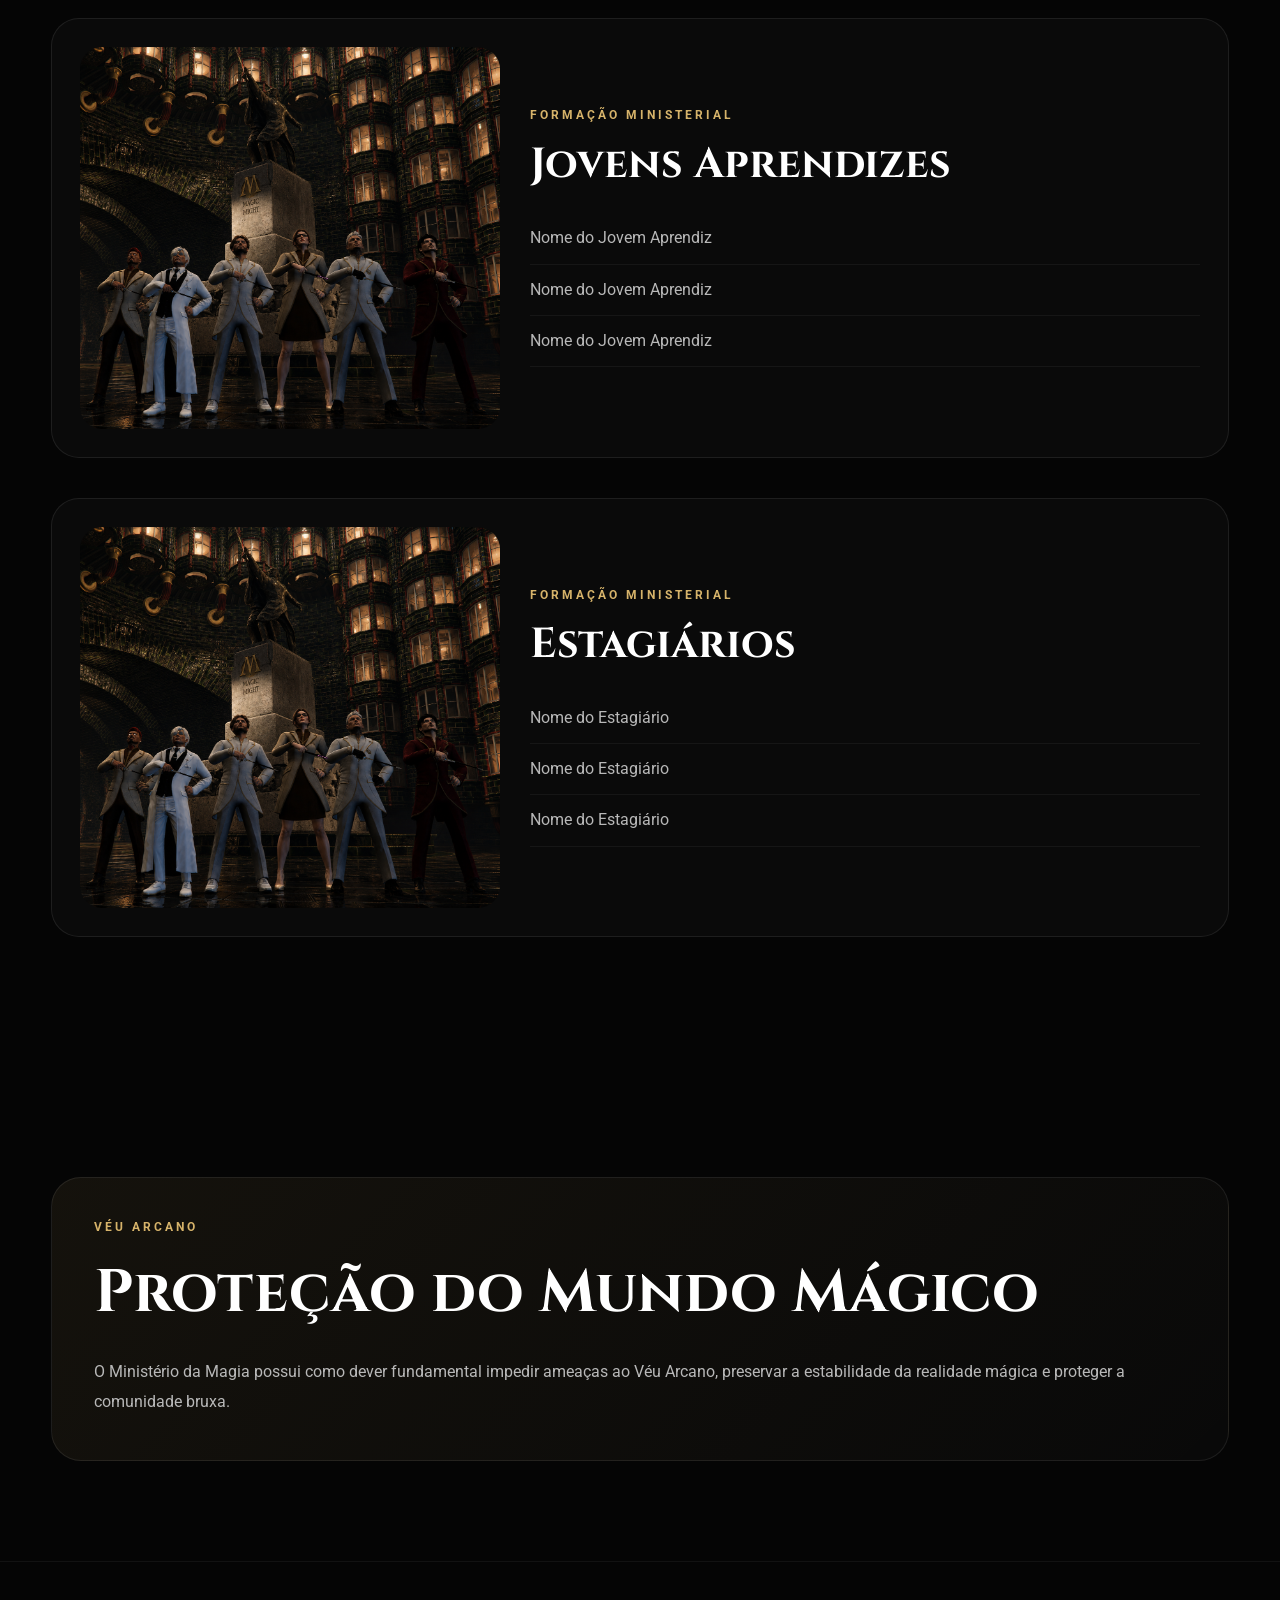
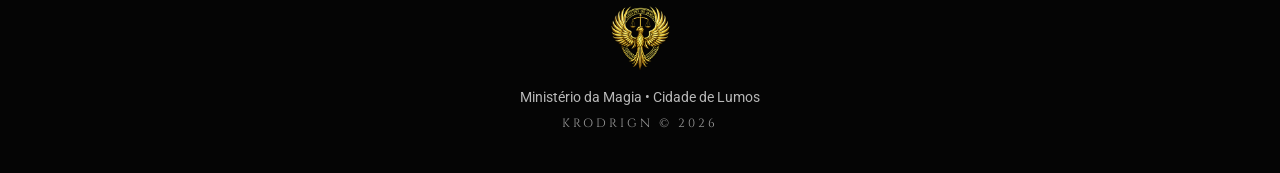
<file: o-ministerio.html>
<!doctype html>
<html lang="pt-BR">
  <head>
    <meta charset="UTF-8" />
    <meta name="viewport" content="width=device-width, initial-scale=1.0" />

    <title>O Ministério • Ministério da Magia</title>

    <link rel="icon" sizes="32x32" href="./assets/logo/logo.png" />
    <link rel="apple-touch-icon" href="./assets/logo/logo.png" />

    <link rel="preconnect" href="https://fonts.googleapis.com" />
    <link rel="preconnect" href="https://fonts.gstatic.com" crossorigin />
    <link
      href="https://fonts.googleapis.com/css2?family=Cinzel:wght@400;500;600;700&family=Roboto:wght@300;400;500;700&display=swap"
      rel="stylesheet"
    />

    <link rel="stylesheet" href="./css/global.css" />
    <link rel="stylesheet" href="./css/layout.css" />
    <link rel="stylesheet" href="./css/components.css" />
    <link rel="stylesheet" href="./css/animations.css" />
    <link rel="stylesheet" href="./css/pages/ministerio.css" />
    <link rel="stylesheet" href="./css/hamburger.css" />
  </head>

  <body>
    <header class="header">
      <div class="container navbar">
        <a href="./index.html" class="logo">
          <img src="./assets/logo/logo.png" alt="Logo Ministério da Magia" />

          <div class="logo-text">
            <h1>MINISTÉRIO DA MAGIA</h1>
            <span>Cidade de Lumos</span>
          </div>
        </a>

        <button class="hamburger" id="hamburger" aria-label="Abrir menu">
          <span></span>
          <span></span>
          <span></span>
        </button>

        <nav class="menu" id="menu">
          <a href="./index.html">INÍCIO</a>
          <a href="./constituicao.html">CONSTITUIÇÃO</a>
          <a href="./codigo-penal.html">CÓDIGO PENAL</a>
           <a href="./calculadora.html"> CALCULADORA </a>
          <a href="./o-ministerio.html" class="active">O MINISTÉRIO</a>
          <a
            href="https://discord.gg/lumosrpgg"
            class="nav-cta"
            target="_blank"
            rel="noopener noreferrer"
          >
            DISCORD</a>
        </nav>
      </div>
    </header>

    <main>
      <section class="ministerio-hero">
        <div class="ministerio-overlay"></div>

        <div class="container ministerio-hero-content">
          <span>ORDEM • JUSTIÇA • PROTEÇÃO</span>

          <h2>O Ministério da Magia</h2>

          <p>
            Instituição responsável pela administração do mundo bruxo,
            preservação do Véu Arcano e aplicação das normas mágicas da Cidade
            de Lumos.
          </p>
        </div>
      </section>

      <section class="ministerio-intro">
        <div class="container intro-grid">
          <div class="intro-text fade-up">
            <span>INSTITUIÇÃO ARCANA</span>

            <h2>Autoridade Máxima do Mundo Bruxo</h2>

            <p>
              O Ministério da Magia representa a principal estrutura
              governamental da comunidade mágica, responsável pela manutenção da
              ordem, segurança institucional e preservação da realidade arcana.
            </p>

            <p>
              Sua atuação envolve investigações, julgamentos, regulamentação da
              magia, controle de artefatos, proteção do Véu e administração dos
              departamentos mágicos.
            </p>
          </div>

          <div class="intro-image fade-up">
            <img
              src="./assets/img/ministerio-1.png"
              alt="Salão do Ministério"
            />
          </div>
        </div>
      </section>

      <section class="ministerio-hierarchy">
        <div class="container">
          <div class="section-title fade-up">
            <span>HIERARQUIA MINISTERIAL</span>
            <h2>Estrutura do Ministério</h2>
          </div>

          <div class="minister-main fade-up">
            <img src="./assets/img/ministerio-1.png" alt="Ministro da Magia" />

            <div class="minister-info">
              <span>MINISTRO DA MAGIA</span>
              <h3>Nikolas Warren</h3>
              <p>
                Responsável máximo pela administração do Ministério da Magia,
                decisões executivas, preservação da ordem arcana e aplicação das
                normas institucionais.
              </p>
            </div>
          </div>

          <div class="section-subtitle fade-up">
            <span>SUBSECRETARIA</span>
            <h2>Subsecretários</h2>
          </div>

          <div class="members-grid two-grid">
            <div class="member-card fade-up">
              <img src="./assets/img/retratos/retrato_carmen.JPG" alt="Subsecretário" />
              <h3>Carmén Heart</h3>
              <p>Subsecretária Ministerial</p>
            </div>

            <div class="member-card fade-up">
              <img src="./assets/img/ministerio-1.png" alt="Subsecretário" />
              <h3>Thalion Arcavius</h3>
              <p>Subsecretário Ministerial</p>
            </div>
          </div>

          <div class="section-subtitle fade-up">
            <span>DEPARTAMENTOS</span>
            <h2>Chefes de Departamento</h2>
          </div>

          <div class="members-grid">
            <div class="member-card fade-up">
              <img
                src="./assets/img/retratos/zarop_retrato.png"
                alt="Execução das Leis Mágicas"
              />
              <h3>Departamento de Execução das Leis Mágicas</h3>
              <p>Zarop Volkov Vermilion</p>
            </div>

            <div class="member-card fade-up">
              <img
                src="./assets/img/retratos/octavius_retrato.png"
                alt="Departamento de Investigação"
              />
              <h3>Departamento de Investigação</h3>
              <p>Octavius Uryu Heart Salvatore</p>
            </div>

            <div class="member-card fade-up">
              <img
                src="./assets/img/ministerio-1.png"
                alt="Controle das Criaturas Mágicas"
              />
              <h3>Departamento de Controle das Criaturas Mágicas</h3>
              <p>-</p>
            </div>

            <div class="member-card fade-up">
              <img
                src="./assets/img/ministerio-1.png"
                alt="Departamento de Mistérios"
              />
              <h3>Departamento de Mistérios</h3>
              <p>Thalion Arcavius</p>
            </div>

            <div class="member-card fade-up">
              <img src="./assets/img/retratos/octavius_retrato.png" alt="Departamento de Campo" />
              <h3>Departamento de Campo</h3>
              <p>Octavius Uryu Heart Salvatore</p>
            </div>

            <div class="member-card fade-up">
              <img src="./assets/img/retratos/alaric_retrato.png" alt="Departamento de Campo" />
              <h3>Departamento de Campo</h3>
              <p>Alaric Lestrange</p>
            </div>
          </div>
        </div>
      </section>

      <section class="ministerio-groups">
        <div class="container">
          <div class="section-title fade-up">
            <span>CORPO MINISTERIAL</span>
            <h2>Equipes do Ministério</h2>
          </div>

          <div class="group-block fade-up">
            <img src="./assets/img/ministerio-1.png" alt="Foto dos Aurores" />

            <div class="group-content">
              <span>DEPARTAMENTO DE CAMPO</span>
              <h3>Aurores</h3>

              <ul>
                <li>Nome do Auror</li>
                <li>Nome do Auror</li>
                <li>Nome do Auror</li>
                <li>Nome do Auror</li>
              </ul>
            </div>
          </div>

          <div class="group-block fade-up">
            <img
              src="./assets/img/ministerio-1.png"
              alt="Foto dos Jovens Aprendizes"
            />

            <div class="group-content">
              <span>FORMAÇÃO MINISTERIAL</span>
              <h3>Jovens Aprendizes</h3>

              <ul>
                <li>Nome do Jovem Aprendiz</li>
                <li>Nome do Jovem Aprendiz</li>
                <li>Nome do Jovem Aprendiz</li>
              </ul>
            </div>
          </div>

          <div class="group-block fade-up">
            <img
              src="./assets/img/ministerio-1.png"
              alt="Foto dos Estagiários"
            />

            <div class="group-content">
              <span>FORMAÇÃO MINISTERIAL</span>
              <h3>Estagiários</h3>

              <ul>
                <li>Nome do Estagiário</li>
                <li>Nome do Estagiário</li>
                <li>Nome do Estagiário</li>
              </ul>
            </div>
          </div>
        </div>
      </section>

      <section class="ministerio-highlight">
        <div class="container">
          <div class="highlight-box fade-up">
            <span>VÉU ARCANO</span>

            <h2>Proteção do Mundo Mágico</h2>

            <p>
              O Ministério da Magia possui como dever fundamental impedir
              ameaças ao Véu Arcano, preservar a estabilidade da realidade
              mágica e proteger a comunidade bruxa.
            </p>
          </div>
        </div>
      </section>
    </main>

    <footer class="footer">
      <div class="container footer-content">
        <img src="./assets/logo/logo.png" alt="Logo Ministério da Magia" />
        <p>Ministério da Magia • Cidade de Lumos</p>
      </div>
       <div class="brand-sign">KRODRIGN © 2026</div>
    </footer>

    <script src="./js/hamburger.js"></script>
    <script src="./js/accordion.js"></script>
    <script src="./js/search.js"></script>
    <script src="./js/animations.js"></script>
    <script src="./js/app.js"></script>
  </body>
</html>
</file>
<file: css/global.css>
* {
  margin: 0;
  padding: 0;
  box-sizing: border-box;
}

html {
  scroll-behavior: smooth;
}

body {
  background: #050505;
  color: white;

  font-family: "Roboto", sans-serif;

  overflow-x: hidden;
}



:root {
  --gold: #d6b36a;

  --gold-soft: #b8924f;

  --gray: #b8b8b8;

  --line: rgba(255, 255, 255, 0.08);
}



.container {
  width: min(1180px, 92%);
  margin: 0 auto;
}



a {
  color: inherit;
  text-decoration: none;
}



img {
  display: block;
  max-width: 100%;
}
</file>
<file: css/layout.css>
.header {
  position: fixed;
  top: 0;
  left: 0;

  width: 100%;

  z-index: 999;

  backdrop-filter: blur(10px);

  background: rgba(0, 0, 0, 0.35);

  border-bottom: 1px solid rgba(255, 255, 255, 0.05);
}



.navbar {
  height: 82px;

  display: flex;
  align-items: center;
  justify-content: space-between;
}



.logo {
  display: flex;
  align-items: center;
  gap: 14px;
}

.logo img {
  width: 52px;
}

.logo-text h1 {
  font-family: "Cinzel", serif;

  font-size: 15px;
  font-weight: 600;

  letter-spacing: 1px;
}

.logo-text span {
  color: var(--gray);

  font-size: 12px;
}



.menu {
  display: flex;
  align-items: center;
  gap: 28px;
}

.menu a {
  position: relative;

  font-size: 13px;
  font-weight: 500;

  letter-spacing: 1px;

  transition: 0.25s ease;
}

.menu a:hover,
.menu a.active {
  color: var(--gold);
}

.menu .nav-cta {
  margin-left: 18px;
  padding: 12px 18px;
  border-radius: 999px;
  border: 1px solid rgba(214, 179, 106, 0.52);
  background: linear-gradient(
    135deg,
    rgba(214, 179, 106, 0.95),
    rgba(184, 146, 79, 0.95)
  );
  color: #050505;
  font-weight: 800;
  box-shadow: 0 10px 28px rgba(214, 179, 106, 0.18);
}

.menu .nav-cta:hover {
  color: #050505;
  transform: translateY(-2px);
  box-shadow: 0 14px 34px rgba(214, 179, 106, 0.28);
}



.btn {
  display: inline-flex;
  align-items: center;
  justify-content: center;
  text-align: center;

  min-width: 170px;

  height: 52px;

  padding: 0 28px;

  border-radius: 14px;

  font-size: 14px;
  font-weight: 600;

  transition: 0.3s ease;
}

.btn-gold {
  background: var(--gold);
  color: black;
}

.btn-gold:hover {
  transform: translateY(-3px);

  background: #e2c07b;
}

.btn-outline {
  border: 1px solid rgba(255, 255, 255, 0.14);

  background: rgba(255, 255, 255, 0.03);
}

.btn-outline:hover {
  border-color: rgba(214, 179, 106, 0.35);

  background: rgba(214, 179, 106, 0.05);
}



.footer {
  padding: 42px 0;

  border-top: 1px solid rgba(255, 255, 255, 0.05);
}

.footer-content {
  display: flex;
  flex-direction: column;
  align-items: center;
  gap: 18px;

  text-align: center;
}

.footer-content img {
  width: 64px;
}

.footer-content p {
  color: var(--gray);

  font-size: 14px;
}



@media (min-width: 1081px) {
  .menu {
    display: flex;
  }
}

@media (max-width: 480px) {
  .navbar {
    height: 76px;
  }

  .logo {
    gap: 10px;
  }

  .logo img {
    width: 44px;
  }

  .logo-text h1 {
    font-size: 12px;
  }

  .logo-text span {
    font-size: 11px;
  }

  .btn {
    width: 100%;
    min-width: 0;
  }
}
</file>
<file: css/components.css>
.card {
  border-radius: 24px;
  border: 1px solid rgba(255, 255, 255, 0.08);
  background: rgba(255, 255, 255, 0.025);
}



.section-title {
  margin-bottom: 42px;
}

.section-title span {
  display: block;
  color: var(--gold);
  letter-spacing: 3px;
  font-size: 12px;
  font-weight: 700;
  margin-bottom: 14px;
}

.section-title h2 {
  font-family: "Cinzel", serif;
  font-size: clamp(34px, 5vw, 58px);
  line-height: 1.1;
}

.eyebrow,
.intro-text span,
.highlight-box span,
.const-hero-content span,
.const-heading span,
.preamble-box span,
.legal-search-box span,
.promulgation-box span,
.cp-hero-content span,
.cp-mini-title,
.calculator-box span,
.crime-accordion-header span,
.crime-level {
  display: block;
  color: var(--gold);
  letter-spacing: 3px;
  font-size: 12px;
  font-weight: 700;
  margin-bottom: 14px;
}

.intro-grid {
  display: grid;
  gap: 40px;
}

.intro-text h2 {
  font-family: "Cinzel", serif;
  font-size: clamp(38px, 5vw, 68px);
  line-height: 1.1;
  margin: 20px 0 24px;
}

.intro-text p {
  color: var(--gray);
  line-height: 1.9;
  margin-bottom: 18px;
}

.intro-image img {
  width: 100%;
  border-radius: 28px;
  border: 1px solid rgba(255, 255, 255, 0.08);
}

.highlight-box {
  padding: 42px;
  border-radius: 30px;
  border: 1px solid rgba(255, 255, 255, 0.08);
  background: linear-gradient(
    135deg,
    rgba(214, 179, 106, 0.08),
    rgba(255, 255, 255, 0.02)
  );
}

.highlight-box h2 {
  font-family: "Cinzel", serif;
  font-size: clamp(34px, 5vw, 60px);
  margin: 18px 0 24px;
}

.highlight-box p {
  color: var(--gray);
  line-height: 1.9;
}



.info-box {
  padding: 34px;
  border-radius: 28px;
  border: 1px solid rgba(255, 255, 255, 0.08);
  background: rgba(255, 255, 255, 0.025);
}

.search-box {
  margin-bottom: 30px;
  padding: 30px;
  border-radius: 24px;
  border: 1px solid rgba(255, 255, 255, 0.08);
  background: rgba(255, 255, 255, 0.025);
  display: grid;
}

.search-box .input {
  width: 100%;
   margin-top: 18px;
}

.search-box .search-results {
  margin-top: 0;
}



.input {
  width: 100%;
  height: 56px;
  padding: 0 18px;
  border-radius: 14px;
  border: 1px solid rgba(255, 255, 255, 0.08);
  background: rgba(255, 255, 255, 0.03);
  color: white;
  outline: none;
}

.input:focus {
  border-color: rgba(214, 179, 106, 0.35);
}



.accordion {
  border-radius: 22px;
  overflow: hidden;
  border: 1px solid rgba(255, 255, 255, 0.08);
  background: rgba(255, 255, 255, 0.025);
}

.accordion-header {
  width: 100%;
  padding: 20px 24px;
  border: none;
  background: rgba(255, 255, 255, 0.025);
  color: var(--gold);
  font-family: "Cinzel", serif;
  font-size: 16px;
  text-align: left;
  cursor: pointer;
  transition: 0.3s ease;
}

.accordion-header:hover,
.accordion-header.active {
  background: rgba(214, 179, 106, 0.06);
}

.accordion-content {
  max-height: 0;
  overflow: hidden;
  padding: 0 16px;
  opacity: 0;
  transform: translateY(-8px);
  transition:
    max-height 0.75s ease,
    padding 0.55s ease,
    opacity 0.35s ease,
    transform 0.45s ease;
}

.accordion-content.open {
  padding: 16px;
  opacity: 1;
  transform: translateY(0);
}

.article-card,
.penal-article {
  padding: 20px;
  margin-bottom: 12px;
  border-radius: 18px;
  border: 1px solid rgba(255, 255, 255, 0.08);
  background: rgba(0, 0, 0, 0.28);
}

.article-card:last-child,
.penal-article:last-child {
  margin-bottom: 0;
}

.article-card h3,
.penal-article h3 {
  font-family: "Cinzel", serif;
  color: var(--gold);
  font-size: 19px;
  margin-bottom: 12px;
}

.article-card p,
.penal-article p {
  color: var(--gray);
  line-height: 1.8;
}



.search-results {
  display: grid;
  gap: 12px;
  margin-top: 18px;
}

.search-result-item {
  padding: 16px;
  border-radius: 16px;
  border: 1px solid rgba(255, 255, 255, 0.08);
  background: rgba(255, 255, 255, 0.03);
  cursor: pointer;
  transition: 0.3s ease;
}

.search-result-item:hover {
  border-color: rgba(214, 179, 106, 0.28);
  background: rgba(214, 179, 106, 0.05);
}

.search-result-item strong {
  display: block;
  color: var(--gold);
  font-family: "Cinzel", serif;
  margin-bottom: 8px;
}

.search-result-item span,
.search-empty {
  color: var(--gray);
}

@media (min-width: 900px) {
  .intro-grid {
    grid-template-columns: 1fr 1fr;
    align-items: center;
  }
}
</file>
<file: css/animations.css>
.fade-up {
  opacity: 0;
  transform: translateY(30px);
  transition:
    opacity 0.6s ease,
    transform 0.6s ease;
}

.fade-up.show {
  opacity: 1;
  transform: translateY(0);
}

.particles {
  position: fixed;
  inset: 0;
  pointer-events: none;
  overflow: hidden;
  z-index: 1;
}

.particle {
  position: absolute;
  bottom: -20px;
  width: 2px;
  height: 2px;
  border-radius: 50%;
  background: rgba(214, 179, 106, 0.45);
  box-shadow: 0 0 10px rgba(214, 179, 106, 0.25);
  animation: floatParticle linear infinite;
}

.brand-sign {
  width: 100%;
  margin-top: 10px;
  text-align: center;

  font-size: 12px;
  letter-spacing: 3px;
  opacity: 0.6;
  font-family: "Cinzel", serif;
}
@keyframes floatParticle {
  from {
    transform: translateY(0) translateX(0);
  }

  to {
    transform: translateY(-120vh) translateX(50px);
  }
}
</file>
<file: css/pages/home.css>
body {
  background: #050505;
}



.hero {
  position: relative;
  min-height: 100vh;

  display: flex;
  align-items: center;

  background: url("../../assets/bg/home-banner.png");

  background-size: cover;
  background-position: center;
  background-attachment: fixed;
  background-repeat: no-repeat;

  overflow: hidden;
}

.hero-overlay {
  position: absolute;
  inset: 0;

  background:
    linear-gradient(rgba(0, 0, 0, 0.75), rgba(0, 0, 0, 0.92)),
    url("../../assets/bg/home-banner.png");

  background-size: cover;
  background-position: center;
  background-attachment: fixed;
  background-repeat: no-repeat;
}

.hero-content {
  position: relative;
  z-index: 2;
}

.hero-subtitle {
  display: block;

  color: var(--gold);

  letter-spacing: 4px;

  font-size: 12px;
  font-weight: 700;

  margin-bottom: 18px;
}

.hero h2 {
  font-family: "Cinzel", serif;

  font-size: clamp(52px, 8vw, 100px);

  line-height: 1;

  margin-bottom: 26px;
}

.hero p {
  max-width: 720px;

  color: var(--gray);

  font-size: 16px;
  line-height: 1.9;
}

.hero-buttons {
  display: flex;
  gap: 16px;

  margin-top: 36px;

  flex-wrap: wrap;
}



.home-intro {
  padding: 100px 0;
}



.home-navigation {
  padding-bottom: 100px;
}

.navigation-grid {
  display: grid;
  gap: 20px;
}

.nav-card {
  padding: 28px;

  border-radius: 26px;

  border: 1px solid rgba(255, 255, 255, 0.08);

  background: rgba(255, 255, 255, 0.025);

  transition: 0.3s ease;
}

.nav-card:hover {
  transform: translateY(-6px);

  border-color: rgba(214, 179, 106, 0.28);

  background: rgba(214, 179, 106, 0.05);
}

.nav-card span {
  display: block;

  color: var(--gold);

  letter-spacing: 2px;

  font-size: 11px;
  font-weight: 700;

  margin-bottom: 12px;
}

.nav-card h3 {
  font-family: "Cinzel", serif;

  font-size: 28px;

  margin-bottom: 16px;
}

.nav-card p {
  color: var(--gray);

  line-height: 1.8;
}



.penal-preview {
  padding: 70px 0 110px;
}

.penal-grid {
  display: grid;
  grid-template-columns: repeat(3, 1fr);
  gap: 24px;
  align-items: stretch;
}

.penal-card {
  display: flex;
  flex-direction: column;

  height: 100%;

  overflow: hidden;

  border-radius: 28px;

  border: 1px solid rgba(255, 255, 255, 0.08);

  background: rgba(255, 255, 255, 0.02);

  transition: 0.3s ease;
}

.penal-card:hover {
  transform: translateY(-6px);

  border-color: rgba(214, 179, 106, 0.25);
}

.penal-card img {
  width: 100%;
  height: 240px;

  object-fit: cover;
}

.penal-card-content {
  display: flex;
  flex-direction: column;

  flex: 1;

  padding: 28px;
}

.penal-card-content h3 {
  font-family: "Cinzel", serif;

  font-size: 34px;

  line-height: 1.1;

  margin-bottom: 18px;
}

.penal-card-content p {
  color: var(--gray);

  line-height: 1.8;

  margin-bottom: 28px;
}

.penal-card-content .button-primary{
  display:flex;
  align-items:center;
  justify-content:center;

  width:calc(100% + 56px);

  height:72px;

  margin:
  auto -28px -28px;

  border-radius:0;

  border:none;

  border-top:1px solid rgba(255,255,255,.08);

  background:rgba(255,255,255,.02);
}

.penal-card-content .button-primary:hover{
  background:rgba(214,179,106,.08);
}

@media (max-width: 980px) {
  .penal-grid {
    grid-template-columns: 1fr;
  }
}

@media (max-width: 768px) {
  .hero,
  .hero-overlay {
    background-attachment: scroll;
  }

  .hero {
    min-height: 82vh;
  }

  .hero h2 {
    font-size: 48px;
  }

  .home-intro,
  .home-navigation,
  .penal-preview,
  .home-highlight {
    padding-top: 64px;
    padding-bottom: 64px;
  }

  .nav-card,
  .penal-card-content {
    padding: 22px;
  }

  .penal-card img {
    height: 210px;
  }

  .penal-card-content h3 {
    font-size: 28px;
  }

  .penal-card-content .button-primary {
    width: calc(100% + 44px);
    margin: auto -22px -22px;
  }
}

@media (max-width: 480px) {
  .hero h2 {
    font-size: 40px;
  }

  .hero-buttons {
    width: 100%;
  }
}



.home-highlight {
  padding-bottom: 120px;
}



@media (min-width: 900px) {
  .navigation-grid {
    grid-template-columns: repeat(3, 1fr);
  }
}
</file>
<file: css/hamburger.css>
.hamburger {
  display: none;
  flex-direction: column;
  gap: 6px;

  width: 32px;
  height: 32px;

  padding: 0;
  border: none;

  background: transparent;
  cursor: pointer;

  z-index: 1001;
}

.hamburger span {
  width: 100%;
  height: 2.5px;

  background: white;
  border-radius: 2px;

  transition: 0.3s ease;
  transform-origin: center;
}

.hamburger.active span:nth-child(1) {
  transform: rotate(45deg) translate(10px, 10px);
}

.hamburger.active span:nth-child(2) {
  opacity: 0;
}

.hamburger.active span:nth-child(3) {
  transform: rotate(-45deg) translate(7px, -7px);
}



@media (max-width: 1080px) {
  .hamburger {
    display: flex;
  }

  .menu {
    position: fixed;
    top: 82px;
    left: 0;
    right: 0;

    display: none !important;
    flex-direction: column;
    gap: 0;

    width: 100%;

    background: rgba(0, 0, 0, 0.95);
    backdrop-filter: blur(10px);

    border-bottom: 1px solid rgba(255, 255, 255, 0.05);

    padding: 20px 0;

    animation: slideDown 0.3s ease;

    z-index: 1000;
  }

  .menu.active {
    display: flex !important;
  }

  .menu a {
    padding: 16px 28px;
    border-bottom: 1px solid rgba(255, 255, 255, 0.02);

    font-size: 14px;
    font-weight: 500;

    transition: 0.2s ease;
  }

  .menu a:hover,
  .menu a.active {
    background: rgba(214, 179, 106, 0.08);
    color: var(--gold);
  }

  .menu .nav-cta {
    margin: 16px 28px;
    border-bottom: none;
  }

  @keyframes slideDown {
    from {
      opacity: 0;
      transform: translateY(-10px);
    }
    to {
      opacity: 1;
      transform: translateY(0);
    }
  }
}

@media (max-width: 480px) {
  .menu {
    top: 76px;
  }
}

@media (min-width: 1081px) {
  .menu {
    display: flex;
  }
}
</file>
<file: css/pages/penal.css>
.cp-hero {
  position: relative;
  min-height: 58vh;

  display: flex;
  align-items: center;

  background: url("../../assets/bg/constitution-banner.png");
  background-size: cover;
  background-position: center;

  overflow: hidden;
}

.cp-overlay {
  position: absolute;
  inset: 0;

  background: linear-gradient(rgba(0, 0, 0, 0.72), rgba(0, 0, 0, 0.92));
}

.cp-hero-content {
  position: relative;
  z-index: 2;

  max-width: 820px;

  padding-top: 80px;
}


.cp-hero-content h2 {
  font-family: "Cinzel", serif;

  font-size: clamp(56px, 9vw, 90px);

  line-height: 0.95;

  margin-bottom: 22px;
}

.cp-hero-content p,
.cp-intro p,
.calculator-box p,
.crime-accordion-header p,
.crime-card p,
.cp-final p {
  color: var(--gray);

  line-height: 1.8;
}



.cp-intro,
.cp-calculator-access,
.cp-crimes,
.cp-final {
  padding: 54px 0;
}

.penal-article.highlighted,
.crime-card.highlighted {
  outline: 2px solid rgba(214, 179, 106, 0.65);
  outline-offset: 4px;
  box-shadow: 0 0 0 2px rgba(214, 179, 106, 0.18);
}

.crime-card.highlighted {
  border-color: rgba(214, 179, 106, 0.72);
  background: rgba(214, 179, 106, 0.08);
  box-shadow:
    0 0 0 2px rgba(214, 179, 106, 0.24),
    0 18px 46px rgba(214, 179, 106, 0.14);
}

.crime-accordion.highlighted .crime-accordion-header {
  background: rgba(214, 179, 106, 0.08);
}



.penal-list {
  display: grid;

  gap: 18px;
}

.accordion-header {
  padding: 22px 26px;
}

.penal-article p + p {
  margin-top: 14px;
}

.penal-article p strong {
  color: var(--gold);
  font-family: "Cinzel", serif;
  margin-right: 6px;
}



.calculator-box {
  display: flex;

  align-items: center;
  justify-content: space-between;

  gap: 36px;

  padding: 34px;

  border-radius: 28px;

  border: 1px solid rgba(255, 255, 255, 0.08);

  background: rgba(255, 255, 255, 0.025);
}

.calculator-box h2 {
  font-family: "Cinzel", serif;

  font-size: clamp(30px, 4vw, 48px);

  line-height: 1.1;

  margin-bottom: 16px;
}

.calculator-box p {
  max-width: 720px;
}

.const-heading h2,
.legal-search-box h2,
.promulgation-box h2 {
  font-family: "Cinzel", serif;
  font-size: clamp(30px, 4vw, 48px);
  line-height: 1.1;
  margin-bottom: 18px;
}



.crime-accordion-list {
  display: grid;

  gap: 18px;
}

.crime-accordion {
  overflow: hidden;

  border-radius: 24px;

  border: 1px solid rgba(255, 255, 255, 0.08);

  background: rgba(255, 255, 255, 0.022);

  transition: 0.3s ease;
}

.crime-accordion-header {
  width: 100%;

  padding: 26px 28px;

  border: none;

  background: rgba(255, 255, 255, 0.025);

  text-align: left;

  cursor: pointer;

  transition: 0.3s ease;
}

.crime-accordion-header:hover,
.crime-accordion.active .crime-accordion-header {
  background: rgba(214, 179, 106, 0.045);
}

.crime-accordion-header h3 {
  font-family: "Cinzel", serif;

  color: white;

  font-size: clamp(26px, 3vw, 38px);

  line-height: 1.1;

  margin-bottom: 12px;
}

.crime-accordion-header p {
  max-width: 820px;

  font-size: 15px;
}

.crime-accordion-content {
  max-height: 0;

  overflow: hidden;

  padding: 0 18px;

  opacity: 0;

  transform: translateY(-8px);

  transition:
    max-height 0.75s ease,
    padding 0.55s ease,
    opacity 0.35s ease,
    transform 0.45s ease;
}

.crime-accordion-content.open {
  padding: 18px;

  opacity: 1;

  transform: translateY(0);
}

.crime-grid {
  display: grid;

  grid-template-columns: repeat(2, 1fr);

  gap: 18px;
}



.crime-card {
  display: flex;

  flex-direction: column;
  justify-content: space-between;

  min-height: 260px;

  padding: 22px;

  border-radius: 20px;

  border: 1px solid rgba(255, 255, 255, 0.08);

  background: rgba(0, 0, 0, 0.26);

  transition: none;
}

.crime-card:hover {
  transform: none;
  box-shadow: none;
  background: rgba(0, 0, 0, 0.26);
}

.crime-header {
  display: flex;

  align-items: flex-start;
  justify-content: space-between;

  gap: 18px;

  margin-bottom: 18px;
}

.crime-header h3 {
  font-family: "Cinzel", serif;

  color: white;

  font-size: 21px;

  line-height: 1.25;
}

.crime-meta {
  display: flex;
  align-items: center;
  gap: 10px;
  margin-bottom: 12px;
  flex-wrap: wrap;
}

.crime-article {
  display: inline-flex;
  align-items: center;
  background: rgba(255, 255, 255, 0.03);
  font-size: 11px;
  margin-bottom: 12px;
  font-weight: 700;
  letter-spacing: 1px;
  text-transform: uppercase;
}

.crime-level {
  display: inline-flex;
  align-items: center;
}

.crime-header strong {
  flex-shrink: 0;

  padding: 9px 12px;

  border-radius: 12px;

  border: 1px solid rgba(255, 255, 255, 0.08);

  background: rgba(255, 255, 255, 0.035);

  color: var(--gold);

  font-size: 13px;

  white-space: nowrap;
}

.crime-card p {
  font-size: 14.5px;
}

.crime-footer {
  display: flex;

  flex-wrap: wrap;

  gap: 10px;

  margin-top: 22px;
}

.crime-footer span {
  padding: 8px 12px;

  border-radius: 999px;

  border: 1px solid rgba(255, 255, 255, 0.08);

  background: rgba(255, 255, 255, 0.035);

  color: #d8d8d8;

  font-size: 12px;
}





.crime-accordion.light,
.crime-card.light {
  border-color: rgba(74, 222, 128, 0.18);
}

.crime-card.light .crime-level,
.crime-card.light .crime-header strong,
.crime-card.light .crime-article {
  color: #4ade80;
}

.crime-card.light:hover {
  border-color: rgba(74, 222, 128, 0.18);
}

.crime-accordion.moderate,
.crime-card.moderate {
  border-color: rgba(250, 204, 21, 0.18);
}

.crime-card.moderate .crime-level,
.crime-card.moderate .crime-header strong,
.crime-card.moderate .crime-article {
  color: #facc15;
}

.crime-card.moderate:hover {
  border-color: rgba(250, 204, 21, 0.18);
}

.crime-accordion.grave,
.crime-card.grave {
  border-color: rgba(248, 113, 113, 0.2);
}

.crime-card.grave .crime-level,
.crime-card.grave .crime-header strong,
.crime-card.grave .crime-article {
  color: #f87171;
}

.crime-card.grave:hover {
  border-color: rgba(248, 113, 113, 0.2);
}

.crime-accordion.unforgivable,
.crime-card.unforgivable {
  border-color: rgba(28, 28, 28, 0.95);
}

.crime-card.unforgivable {
  background: rgba(0, 0, 0, 0.26);
}

.crime-card.unforgivable .crime-level,
.crime-card.unforgivable .crime-header strong,
.crime-card.unforgivable .crime-article {
  color: #6f6f6f;
}

.crime-card.unforgivable:hover {
  border-color: rgba(28, 28, 28, 0.95);
}

.crime-card.highlighted:hover {
  border-color: rgba(214, 179, 106, 0.72);
  background: rgba(214, 179, 106, 0.08);
  box-shadow:
    0 0 0 2px rgba(214, 179, 106, 0.24),
    0 18px 46px rgba(214, 179, 106, 0.14);
}

.cp-final .info-box {
  padding: 30px;

  border-radius: 24px;

  border: 1px solid rgba(255, 255, 255, 0.08);

  background: rgba(255, 255, 255, 0.025);
}



@media (max-width: 980px) {
  .crime-grid {
    grid-template-columns: 1fr;
  }

  .calculator-box {
    align-items: flex-start;

    flex-direction: column;
  }
}

@media (max-width: 768px) {
  .cp-hero {
    min-height: 50vh;
  }

  .cp-hero-content {
    padding-top: 90px;
  }

  .cp-hero-content h2 {
    font-size: 46px;
  }

  .cp-intro,
  .cp-calculator-access,
  .cp-crimes,
  .cp-final {
    padding: 42px 0;
  }

  .calculator-box,
  .cp-final .info-box {
    padding: 24px;
  }

  .crime-accordion-header {
    padding: 22px;
  }

  .crime-accordion-content.open {
    padding: 14px;
  }

  .crime-card {
    min-height: auto;

    padding: 20px;
  }

  .crime-header {
    flex-direction: column;
  }
}

@media (max-width: 480px) {
  .cp-hero-content h2 {
    font-size: 40px;
  }

  .crime-accordion-header h3 {
    font-size: 24px;
  }

  .crime-card,
  .penal-article,
  .calculator-box,
  .cp-final .info-box {
    padding: 16px;
  }
}
</file>
<file: css/pages/calculadora.css>
.calculator-section{
  padding:54px 0 100px;
}

.report-fields{
  display:grid;
  grid-template-columns:1fr 1fr 180px;
  gap:18px;
  margin-bottom:18px;
}

.crime-picker{
  display:grid;

  grid-template-columns:
  180px
  1fr
  auto;

  gap:18px;

  align-items:end;
}

.mitigating-options{
  margin-top:18px;
  padding:18px;
  border-radius:24px;
  border:1px solid rgba(255,255,255,.08);
  background:rgba(255,255,255,.02);
}

.mitigating-options-header{
  margin-bottom:16px;
}

.mitigating-options-header span{
  display:block;
  color:var(--gold);
  font-size:11px;
  font-weight:700;
  letter-spacing:2px;
  text-transform:uppercase;
  margin-bottom:6px;
}

.mitigating-options-header p{
  margin:0;
  color:var(--gray);
  font-size:14px;
}

.mitigating-options-list{
  display:grid;
  grid-template-columns:repeat(2,1fr);
  gap:12px;
}

.mitigating-option{
  display:flex;
  gap:12px;
  align-items:flex-start;
  padding:14px;
  border-radius:18px;
  border:1px solid rgba(255,255,255,.08);
  background:rgba(255,255,255,.035);
  cursor:pointer;
  transition:.3s ease;
}

.mitigating-option:hover,
.mitigating-option:has(input:checked){
  border-color:rgba(214,179,106,.35);
  background:rgba(214,179,106,.08);
}

.mitigating-options.is-disabled{
  opacity:.62;
}

.mitigating-options.is-disabled .mitigating-option{
  cursor:not-allowed;
}

.mitigating-options.is-disabled .mitigating-option:hover{
  border-color:rgba(255,255,255,.08);
  background:rgba(255,255,255,.035);
}

.mitigating-option input{
  width:16px;
  height:16px;
  margin-top:2px;
  accent-color:var(--gold);
}

.mitigating-option strong{
  display:block;
  color:white;
  font-size:14px;
  margin-bottom:6px;
}

.mitigating-option span{
  display:block;
  color:var(--gold);
  font-size:12px;
  font-weight:700;
  margin-bottom:6px;
}

.mitigating-option p{
  margin:0;
  color:var(--gray);
  font-size:13px;
  line-height:1.6;
}



.crime-picker .form-group,
.report-fields .form-group{
  display:flex;

  flex-direction:column;

  gap:10px;
}



.crime-picker label,
.report-fields label{
  color:var(--gold);

  font-size:11px;

  font-weight:700;

  letter-spacing:2px;

  text-transform:uppercase;
}



.crime-picker select,
.report-fields input{
  width:100%;

  height:58px;

  padding:0 18px;

  border-radius:18px;

  border:1px solid rgba(255,255,255,.08);

  background:rgba(255,255,255,.04);

  color:white;

  font-size:15px;

  outline:none;

  transition:.3s ease;

  cursor:pointer;

  color-scheme:dark;
  accent-color:var(--gold);
}

.report-fields input{
  cursor:text;
}

.crime-picker select{
  appearance:none;
  -webkit-appearance:none;
  -moz-appearance:none;
  background:
    linear-gradient(45deg, transparent 50%, var(--gold) 50%),
    linear-gradient(135deg, var(--gold) 50%, transparent 50%),
    rgba(255,255,255,.04);
  background-position:
    calc(100% - 22px) 24px,
    calc(100% - 16px) 24px,
    0 0;
  background-size:
    6px 6px,
    6px 6px,
    100% 100%;
  background-repeat:no-repeat;
}

.crime-picker select option:disabled{
  color:rgba(255,255,255,.38);
}

.crime-picker select option{
  background:#0b0b0b;
  color:white;
}

.crime-picker select option:hover,
.crime-picker select option:checked,
.crime-picker select option:focus{
  background:linear-gradient(rgba(214,179,106,.24), rgba(214,179,106,.24));
  background-color:#3a2d14;
  color:white;
}

.native-select-hidden{
  position:absolute;
  width:1px;
  height:1px;
  opacity:0;
  pointer-events:none;
}

.custom-select{
  position:relative;
}

.custom-select-button{
  width:100%;
  height:58px;
  padding:0 44px 0 18px;
  border-radius:18px;
  border:1px solid rgba(255,255,255,.08);
  background:
    linear-gradient(45deg, transparent 50%, var(--gold) 50%),
    linear-gradient(135deg, var(--gold) 50%, transparent 50%),
    rgba(255,255,255,.04);
  background-position:
    calc(100% - 22px) 24px,
    calc(100% - 16px) 24px,
    0 0;
  background-size:
    6px 6px,
    6px 6px,
    100% 100%;
  background-repeat:no-repeat;
  color:white;
  font-size:15px;
  text-align:left;
  cursor:pointer;
  transition:.3s ease;
}

.custom-select-button:hover,
.custom-select.open .custom-select-button{
  border-color:rgba(214,179,106,.42);
  background-color:rgba(214,179,106,.08);
  box-shadow:0 0 0 4px rgba(214,179,106,.08);
}

.custom-select-options{
  position:absolute;
  top:calc(100% + 2px);
  left:0;
  right:0;
  z-index:50;
  max-height:360px;
  overflow:auto;
  border-radius:18px;
  border:1px solid rgba(214,179,106,.42);
  background:#080808;
  box-shadow:0 20px 42px rgba(0,0,0,.45);
  display:none;
  padding:6px;
}

.custom-select.open .custom-select-options{
  display:block;
}

.custom-select-option{
  width:100%;
  margin-bottom:4px;
  padding:8px 18px;
  border-radius:14px;
  border:none;
  background:#080808;
  color:white;
  font-size:15px;
  text-align:left;
  cursor:pointer;
}

.custom-select-option:last-child{
  margin-bottom:0;
}

.custom-select-option:hover,
.custom-select-option.is-selected{
  background:rgba(214,179,106,.28);
  color:white;
}

.custom-select-option:disabled{
  color:rgba(255,255,255,.48);
  cursor:default;
}

.report-fields input[type="date"]{
  position:absolute;
  width:1px;
  height:1px;
  opacity:0;
  pointer-events:none;
}

.custom-calendar{
  position:relative;
}

.calendar-button{
  width:100%;
  height:58px;
  padding:0 18px;
  border-radius:18px;
  border:1px solid rgba(255,255,255,.08);
  background:rgba(255,255,255,.04);
  color:white;
  font-size:15px;
  text-align:left;
  cursor:pointer;
  transition:.3s ease;
}

.calendar-button:hover,
.custom-calendar.open .calendar-button{
  border-color:rgba(214,179,106,.42);
  background-color:rgba(214,179,106,.08);
  box-shadow:0 0 0 4px rgba(214,179,106,.08);
}

.calendar-panel{
  position:absolute;
  top:calc(100% + 8px);
  right:0;
  z-index:60;
  width:min(310px, calc(100vw - 32px));
  padding:14px;
  border-radius:22px;
  border:1px solid rgba(214,179,106,.42);
  background:#080808;
  box-shadow:0 20px 42px rgba(0,0,0,.45);
  display:none;
}

.custom-calendar.open .calendar-panel{
  display:block;
}

.calendar-header{
  display:flex;
  align-items:center;
  justify-content:space-between;
  gap:10px;
  margin-bottom:12px;
}

.calendar-title-group{
  display:flex;
  align-items:center;
  justify-content:center;
  gap:8px;
  min-width:190px;
}

.calendar-title{
  color:white;
  font-family:"Cinzel", serif;
  font-size:15px;
}

.calendar-year{
  height:34px;
  padding:0 10px;
  border-radius:12px;
  border:1px solid rgba(255,255,255,.08);
  background:rgba(255,255,255,.035);
  color:var(--gold);
  font-size:13px;
  outline:none;
  cursor:pointer;
}

.calendar-year:hover,
.calendar-year:focus{
  border-color:rgba(214,179,106,.35);
  background:rgba(214,179,106,.08);
}

.calendar-year option{
  background:#080808;
  color:white;
}

.calendar-nav{
  width:34px;
  height:34px;
  border-radius:12px;
  border:1px solid rgba(255,255,255,.08);
  background:rgba(255,255,255,.035);
  color:var(--gold);
  cursor:pointer;
}

.calendar-nav:hover{
  border-color:rgba(214,179,106,.35);
  background:rgba(214,179,106,.08);
}

.calendar-weekdays,
.calendar-days{
  display:grid;
  grid-template-columns:repeat(7,1fr);
  gap:6px;
}

.calendar-weekdays span{
  color:var(--gold);
  font-size:11px;
  font-weight:700;
  text-align:center;
}

.calendar-day{
  height:34px;
  border-radius:12px;
  border:none;
  background:transparent;
  color:white;
  cursor:pointer;
  transition:.2s ease;
}

.calendar-day:hover,
.calendar-day.is-selected{
  background:rgba(214,179,106,.28);
}

.calendar-day.is-today{
  border:1px solid rgba(214,179,106,.45);
}

.calendar-day.is-muted{
  color:rgba(255,255,255,.35);
}

.crime-picker select:hover,
.report-fields input:hover{
  border-color:rgba(214,179,106,.18);
  background-color:rgba(214,179,106,.08);
}

.crime-picker select:focus,
.report-fields input:focus{
  border-color:rgba(214,179,106,.4);

  box-shadow:
  0 0 0 4px rgba(214,179,106,.08);
}



.crime-picker option{
  background:#0b0b0b;

  color:white;
}



.crime-picker .btn-gold{
  height:58px;

  padding:0 28px;

  border-radius:18px;

  white-space:nowrap;
}

.crime-summary{
  margin-top:34px;
  padding:20px;
  border-radius:24px;
  border:1px solid rgba(255,255,255,.08);
  background:rgba(255,255,255,.02);
  display:grid;
  gap:18px;
}

.summary-header{
  display:flex;
  align-items:flex-start;
  justify-content:space-between;
  gap:16px;
}

.summary-header h3{
  margin:0;
  color:var(--gold);
  font-size:18px;
}

.summary-header p{
  margin:0;
  color:var(--gray);
  font-size:14px;
}

.summary-copy-button{
  height:42px;
  padding:0 16px;
  border-radius:14px;
  border:1px solid rgba(214,179,106,.24);
  background:rgba(214,179,106,.08);
  color:var(--gold);
  font-size:12px;
  font-weight:700;
  letter-spacing:1px;
  text-transform:uppercase;
  cursor:pointer;
  transition:.3s ease;
  white-space:nowrap;
}

.summary-copy-button:hover{
  border-color:rgba(214,179,106,.45);
  background:rgba(214,179,106,.12);
}

.summary-copy-button:disabled{
  opacity:.45;
  cursor:not-allowed;
}

.summary-clear-button{
  justify-self:end;
  border-color:rgba(255,255,255,.12);
  background:rgba(255,255,255,.035);
  color:rgba(255,255,255,.76);
}

.summary-clear-button:hover{
  border-color:rgba(214,179,106,.3);
  background:rgba(214,179,106,.08);
  color:var(--gold);
}

.extraordinary-warning{
  display:none;
  margin:0;
  padding:14px 16px;
  border-radius:16px;
  border:1px solid rgba(214,179,106,.24);
  background:rgba(214,179,106,.07);
  color:var(--gold);
  font-size:13px;
  line-height:1.6;
}

.extraordinary-warning.is-visible{
  display:block;
}

.summary-list{
  display:grid;
  gap:14px;
}

.mitigating-list:empty{
  display:none;
}

.summary-card{
  display:flex;
  align-items:center;
  justify-content:space-between;
  gap:14px;
  padding:16px;
  border-radius:18px;
  border:1px solid rgba(255,255,255,.08);
  background:rgba(255,255,255,.04);
}

.summary-card-left{
  display:grid;
  gap:6px;
}

.summary-card-title{
  color:white;
  font-size:16px;
  font-weight:600;
}

.summary-card-article{
  color:var(--gold);
  font-size:11px;
  font-weight:700;
  letter-spacing:1px;
  text-transform:uppercase;
}

.report-fields label span{
  color:rgba(255,255,255,.45);
  font-size:10px;
  margin-left:6px;
}

.report-required-info{
  margin:0 0 18px;
  color:var(--gray);
  font-size:13px;
}

.report-required-info.is-complete{
  display:none;
}

.calculator-feedback{
  min-height:18px;
  margin:12px 0 0;
  color:var(--gold);
  font-size:13px;
}

.summary-card-note{
  color:var(--gray);
  font-size:13px;
}

.summary-card-meta{
  display:flex;
  align-items:center;
  gap:10px;
  flex-wrap:wrap;
}

.summary-card-meta span{
  padding:7px 10px;
  border-radius:999px;
  border:1px solid rgba(255,255,255,.08);
  background:rgba(255,255,255,.035);
  color:#d8d8d8;
  font-size:12px;
}

.summary-card-remove{
  border:none;
  background:transparent;
  color:rgba(255,255,255,.7);
  cursor:pointer;
  font-size:14px;
}

.summary-card-remove:hover{
  color:var(--gold);
}

.summary-result{
  display:grid;
  grid-template-columns:repeat(5,1fr);
  gap:14px;
}

.calculator-alerts{
  margin-top:14px;
  padding:16px 18px;
  border-radius:18px;
  background:rgba(255,255,255,.08);
  color:var(--gold);
  font-size:14px;
  line-height:1.4;
}

.summary-result div,
.reduction-details div{
  padding:16px;
  border-radius:18px;
  border:1px solid rgba(255,255,255,.08);
  background:rgba(0,0,0,.18);
}

.summary-result span,
.reduction-details span{
  display:block;
  margin-bottom:8px;
  color:var(--gray);
  font-size:12px;
}

.summary-result strong,
.reduction-details strong{
  color:white;
  font-size:16px;
}

.reduction-details{
  display:none;
  grid-template-columns:repeat(4,1fr);
  gap:14px;
}

.reduction-details.is-visible{
  display:grid;
}

@media (max-width: 1080px){
  .summary-result{
    grid-template-columns:repeat(2,1fr);
  }

  .reduction-details{
    grid-template-columns:repeat(2,1fr);
  }
}

@media (max-width: 820px){
  .report-fields,
  .crime-picker{
    grid-template-columns:1fr;
  }

  .mitigating-options-list{
    grid-template-columns:1fr;
  }

  .crime-picker .btn-gold{
    width:100%;
  }

  .summary-card{
    align-items:flex-start;
    flex-direction:column;
  }

  .summary-header{
    flex-direction:column;
  }

  .summary-copy-button{
    width:100%;
  }

  .summary-result,
  .reduction-details{
    grid-template-columns:1fr;
  }
}

@media (max-width: 480px){
  .calculator-section{
    padding:42px 0 72px;
  }

  .crime-summary,
  .mitigating-options,
  .summary-card{
    padding:16px;
  }

  .custom-select-button,
  .calendar-button{
    font-size:14px;
  }

  .calendar-panel{
    left:50%;
    right:auto;
    transform:translateX(-50%);
  }
}
</file>
<file: css/pages/constituicao.css>
.const-hero {
  position: relative;
  min-height: 58vh;
  display: flex;
  align-items: center;
  background: url("../../assets/bg/constitution-banner.png");
  background-size: cover;
  background-position: center;
}

.const-overlay {
  position: absolute;
  inset: 0;
  background: linear-gradient(rgba(0, 0, 0, 0.7), rgba(0, 0, 0, 0.9));
}

.const-hero-content {
  position: relative;
  z-index: 2;
  padding-top: 80px;
}




.const-hero-content h2 {
  font-family: "Cinzel", serif;
  font-size: clamp(56px, 9vw, 90px);
  line-height: 0.95;
  margin-bottom: 22px;
}

.const-heading h2,
.legal-search-box h2,
.promulgation-box h2 {
  font-family: "Cinzel", serif;
  font-size: clamp(30px, 4vw, 48px);
  line-height: 1.1;
  margin-bottom: 18px;
}



.const-hero-content p,
.const-heading p,
.preamble-box p,
.legal-search-box p,
.promulgation-box p {
  color: var(--gray);
  line-height: 1.8;
}



.const-intro,
.const-search-section,
.const-content-section,
.const-promulgation {
  padding: 30px 0;
}



.preamble-box,
.legal-search-box,
.promulgation-box {
  margin-top: 28px;
  padding: 30px;
  border-radius: 24px;
  border: 1px solid rgba(255, 255, 255, 0.08);
  background: rgba(255, 255, 255, 0.025);
}

.preamble-box p {
  text-align: justify;
}

.preamble-box p + p {
  margin-top: 14px;
}



.const-list {
  display: grid;
  gap: 18px;
}

.article-card p + p {
  margin-top: 14px;
}

.article-card p strong {
  color: var(--gold);
  font-family: "Cinzel", serif;
  margin-right: 6px;
}

.article-highlight {
  border-color: rgba(214, 179, 106, 0.75);
  box-shadow: 0 0 28px rgba(214, 179, 106, 0.16);
}



.promulgation-date {
  margin-top: 24px;
  color: var(--gray);
}



@media (max-width: 768px) {
  .const-hero {
    min-height: 50vh;
  }

  .const-hero-content {
    padding-top: 90px;
  }

  .const-hero-content h2 {
    font-size: 46px;
  }

  .const-intro,
  .const-search-section,
  .const-content-section,
  .const-promulgation {
    padding: 42px 0;
  }

  .preamble-box,
  .legal-search-box,
  .promulgation-box {
    padding: 22px;
  }
}

@media (max-width: 480px) {
  .const-hero-content h2 {
    font-size: 40px;
  }

  .article-card,
  .preamble-box,
  .legal-search-box,
  .promulgation-box {
    padding: 16px;
  }
}
</file>
<file: css/pages/ministerio.css>
.ministerio-hero {
  position: relative;
  min-height: 72vh;

  display: flex;
  align-items: center;

  background: url("../../assets/img/ministerio-1.png");
  background-size: cover;
  background-position: center;

  overflow: hidden;
}

.ministerio-overlay {
  position: absolute;
  inset: 0;

  background: linear-gradient(rgba(0, 0, 0, 0.74), rgba(0, 0, 0, 0.92));
}

.ministerio-hero-content {
  position: relative;
  z-index: 2;
}

.ministerio-hero-content span,
.section-subtitle span,
.group-content span {
  display: block;

  color: var(--gold);

  letter-spacing: 3px;

  font-size: 12px;
  font-weight: 700;

  margin-bottom: 14px;
}

.ministerio-hero-content h2 {
  font-family: "Cinzel", serif;

  font-size: clamp(40px, 7vw, 84px);

  line-height: 1.05;

  margin-bottom: 24px;
}

.ministerio-hero-content p,
.member-card p,
.group-content li,
.minister-info p {
  color: var(--gray);

  line-height: 1.9;
}



.ministerio-intro,
.ministerio-hierarchy,
.ministerio-groups,
.ministerio-highlight {
  padding: 100px 0;
}



.minister-main {
  display: grid;
  gap: 30px;

  margin-top: 40px;

  padding: 32px;

  border-radius: 30px;

  border: 1px solid rgba(255, 255, 255, 0.08);

  background: rgba(255, 255, 255, 0.025);
}

.minister-main img {
  width: 100%;

  border-radius: 22px;
}

.minister-info h3 {
  font-family: "Cinzel", serif;

  font-size: 42px;

  margin-bottom: 18px;
}



.section-subtitle {
  margin-top: 90px;
  margin-bottom: 34px;
}

.section-subtitle h2 {
  font-family: "Cinzel", serif;

  font-size: clamp(30px, 5vw, 52px);

  margin-top: 16px;
}



.members-grid {
  display: grid;
  gap: 22px;
}

.member-card {
  padding: 24px;

  border-radius: 24px;

  border: 1px solid rgba(255, 255, 255, 0.08);

  background: rgba(255, 255, 255, 0.025);

  transition: 0.3s ease;
}

.member-card:hover {
  transform: translateY(-6px);

  border-color: rgba(214, 179, 106, 0.28);
}

.member-card img {
  width: 100%;
  height: 320px;

  object-fit: cover;

  border-radius: 18px;

  margin-bottom: 22px;
}

.member-card h3 {
  font-family: "Cinzel", serif;

  font-size: 24px;

  margin-bottom: 10px;
}



.group-block {
  display: grid;
  gap: 30px;

  margin-bottom: 40px;

  padding: 28px;

  border-radius: 28px;

  border: 1px solid rgba(255, 255, 255, 0.08);

  background: rgba(255, 255, 255, 0.025);
}

.group-block img {
  width: 100%;

  border-radius: 22px;
}

.group-content h3 {
  font-family: "Cinzel", serif;

  font-size: 42px;

  margin-bottom: 20px;
}

.group-content ul {
  list-style: none;
}

.group-content li {
  padding: 10px 0;

  border-bottom: 1px solid rgba(255, 255, 255, 0.05);
}



@media (min-width: 900px) {
  .minister-main {
    grid-template-columns: 420px 1fr;

    align-items: center;
  }

  .members-grid {
    grid-template-columns: repeat(3, 1fr);
  }

  .two-grid {
    grid-template-columns: repeat(2, 1fr);
  }

  .group-block {
    grid-template-columns: 420px 1fr;

    align-items: center;
  }
}

@media (max-width: 768px) {
  .ministerio-hero {
    min-height: 58vh;
  }

  .ministerio-hero-content h2 {
    font-size: 44px;
  }

  .ministerio-intro,
  .ministerio-hierarchy,
  .ministerio-groups,
  .ministerio-highlight {
    padding: 64px 0;
  }

  .minister-main,
  .group-block,
  .member-card {
    padding: 22px;
  }

  .minister-info h3,
  .group-content h3 {
    font-size: 32px;
  }

  .member-card img {
    height: 260px;
  }
}

@media (max-width: 480px) {
  .ministerio-hero-content h2 {
    font-size: 38px;
  }

  .minister-main,
  .group-block,
  .member-card {
    padding: 18px;
  }
}
</file>
